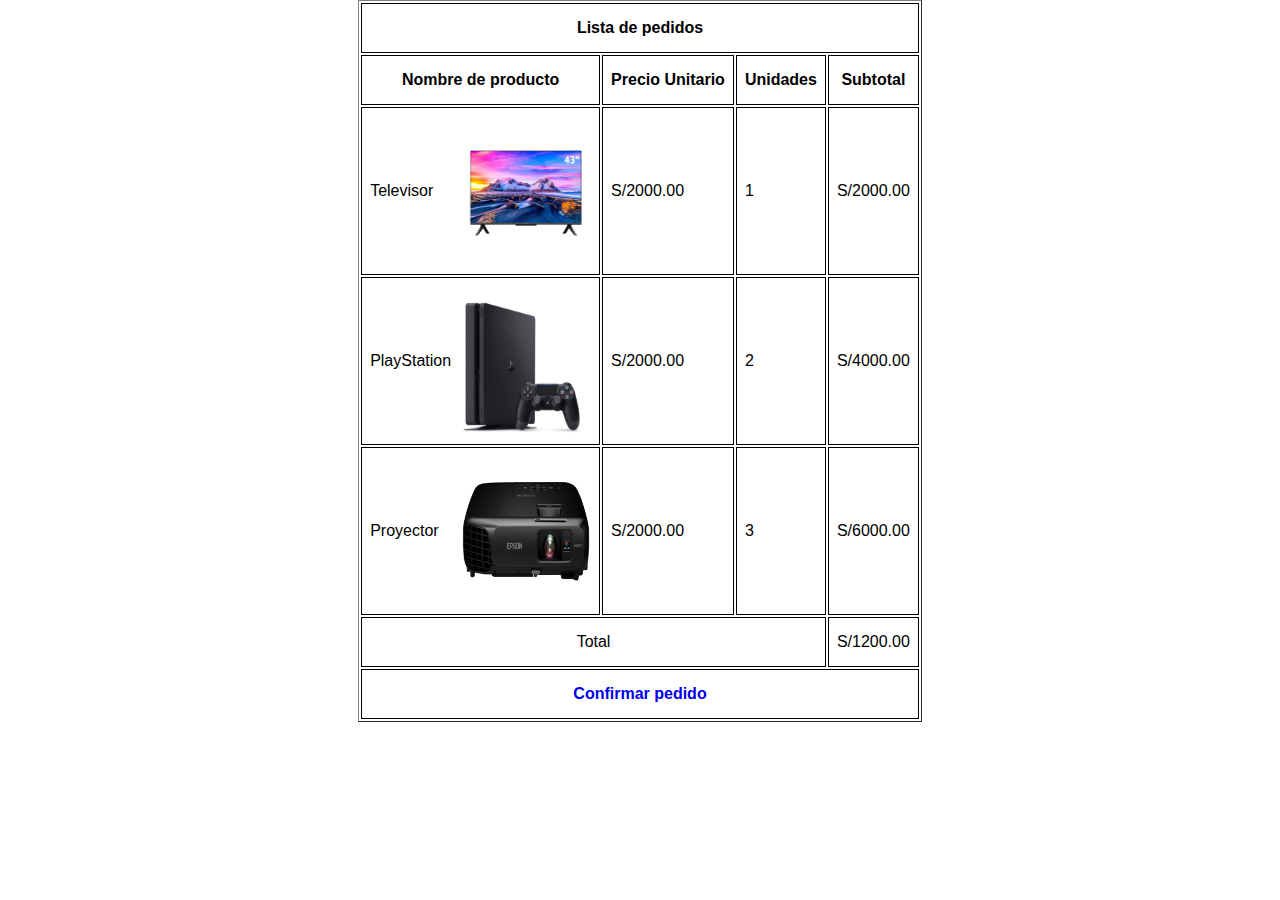
<file: Laboratorio 4/index.html>
<!DOCTYPE html>
<html lang="en">
<head>
    <meta charset="UTF-8">
    <meta name="viewport" content="width=device-width, initial-scale=1.0">
    <link rel="stylesheet" href="css/styles.css">
    <link rel="stylesheet" href="css/normalize.css">
    <title>Laboratorio 4</title>
</head>
<body>
    <table border="1">
        <thead>
            <tr>
                <th colspan="4" class="centrado">Lista de pedidos</th>
            </tr>
            <tr>
                <th class="centrado">Nombre de producto</th>
                <th class="centrado">Precio Unitario</th>
                <th class="centrado">Unidades</th>
                <th class="centrado">Subtotal</th>
            </tr>
        </thead>
        <tbody>
            <tr>
                <td class="foto">Televisor <img src="imgs/televisor.png" alt="televisor"></td>
                <td>S/2000.00</td>
                <td>1</td>
                <td>S/2000.00</td>
            </tr>
            <tr>
                <td class="foto">PlayStation <img src="imgs/ps4.png" alt="televisor"></td>
                <td>S/2000.00</td>
                <td>2</td>
                <td>S/4000.00</td>
            </tr>
            <tr>
                <td class="foto">Proyector <img src="imgs/proyector.png" alt="televisor"></td>
                <td>S/2000.00</td>
                <td>3</td>
                <td>S/6000.00</td>
            </tr>
            <tr>
                <td colspan="3" class="centrado">Total</td>
                <td>S/1200.00</td>
            </tr>
        </tbody>
        <tfoot>
            <tr>
                <td colspan="4" class="centrado"><a href="confirmacion.html" target="_blank">Confirmar pedido</a></td>
            </tr>
        </tfoot>     
    </table>
</body>
</html>
</file>
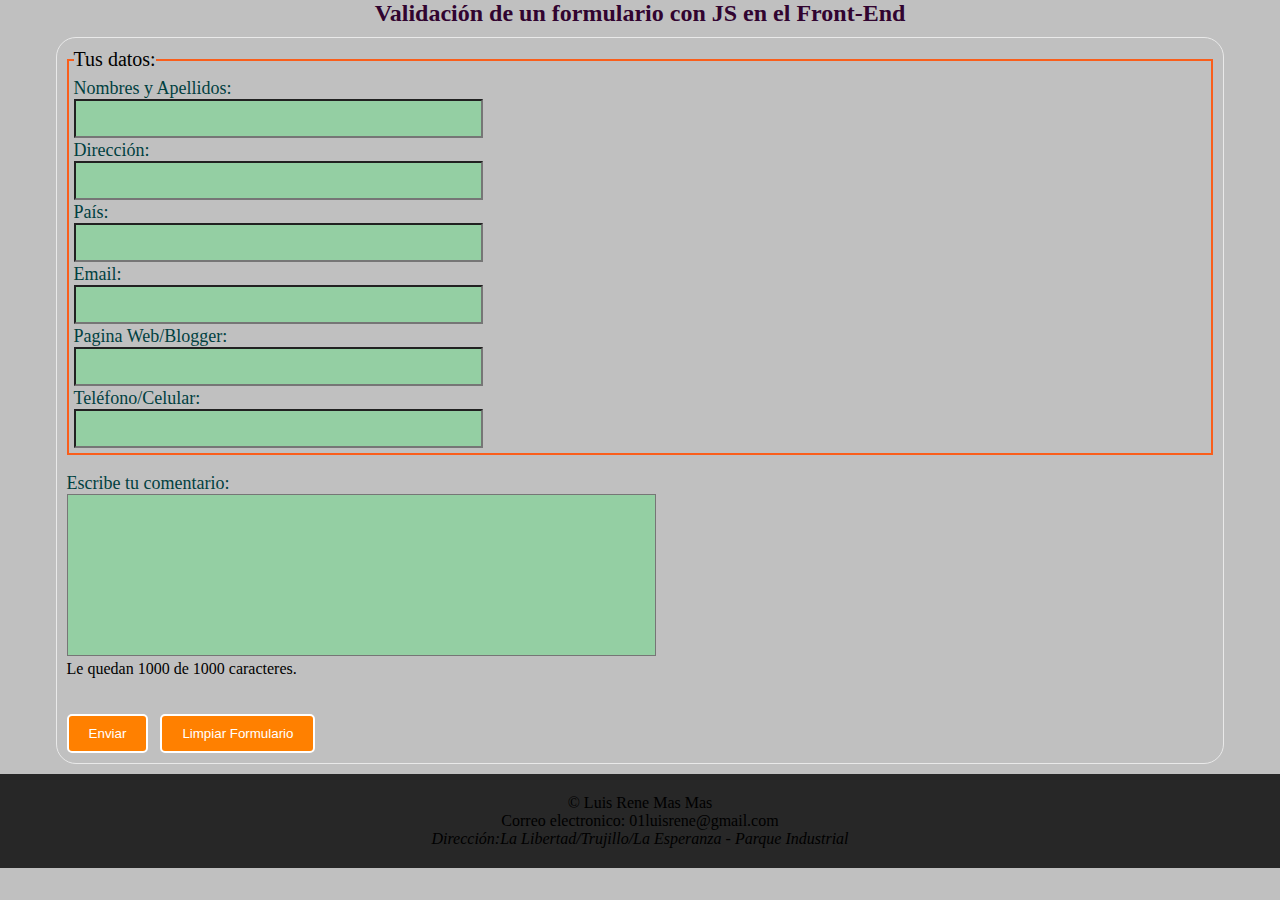
<file: Prácticas/Clase 03/Formulario-validado-JS-master/index.html>
<!DOCTYPE HTML>
<html lang="es">
<head>
	<meta charset="UTF-8">
	<meta name="description" content="Este es un formulario simple validado en el Font-End con JavaScript">
	<meta name="keywords" content="Formulario, validacion con JavaScript, etc.">
	<title>Formulario</title>
	<link rel="stylesheet" href="css/estilo.css" />	
</head>
<body>
	<section id="contenedor">
		<h1>Validaci&oacute;n de un formulario con JS en el Front-End</h1>

	<!-- 	el nombre enviar.php puede ser cualquier archivo de lenguaje de programación no solo .php -->

		<form action="enviar.php" method="post" id="formulario" name="formulario">
			<fieldset>
		    <legend>Tus datos:</legend>
				<label for="nombres">Nombres y Apellidos:</label><br/>
				<input type="text"  name="nombres" id="nombres"/><br/>
				
				<label for="direccion">Direcci&oacute;n:</label><br/>
				<input type="text"  name="direccion" id="direccion"/><br/>
				
				<label for="pais">Pa&iacute;s:</label><br/>
				<input type="text"  name="pais" id="pais"/><br/>
				
				<label for="email">Email:</label><br/>
				<input type="text"  name="email" id="email"/><br/>
				
				<label for="web-site">Pagina Web/Blogger:</label><br/>
				<input type="text"  name="web-site" id="web-site"/><br/>
				
				<label for="telefono">Tel&eacute;fono/Celular:</label><br/>
				<input type="text"  name="telefono" id="telefono"/><br/>
			</fieldset>
				<br/>
				<label for="comentario">Escribe tu comentario:</label><br/>
				<textarea name="comentario" id="comentario" cols="70" rows="10" maxlength="1000" onkeypress="calcular()" onkeyup="calcular()"></textarea><br/>
				<p>Le quedan <span id="contador-char">1000</span> de 1000 caracteres.</p>
				<br/>
				<br />
				<button type="button" name="enviar" id="enviar" class="canbio">Enviar</button>&nbsp;&nbsp;&nbsp;<button type="button" id="limpiar" name="limpiar" class="canbio">Limpiar Formulario</button>
		</form>
	</section>
	<footer>
	&copy; Luis Rene Mas Mas
	<p>Correo electronico: 01luisrene@gmail.com</p>
	<address>
	<p>Direcci&oacute;n:La Libertad/Trujillo/La Esperanza - Parque Industrial
	</address>
	</footer>
	<!--Es recomendable llamar a los script JS al final de la página y con la propiedad async-->
	<script async type="text/javascript" src="js/script.js"></script>
</body>
</html>
</file>
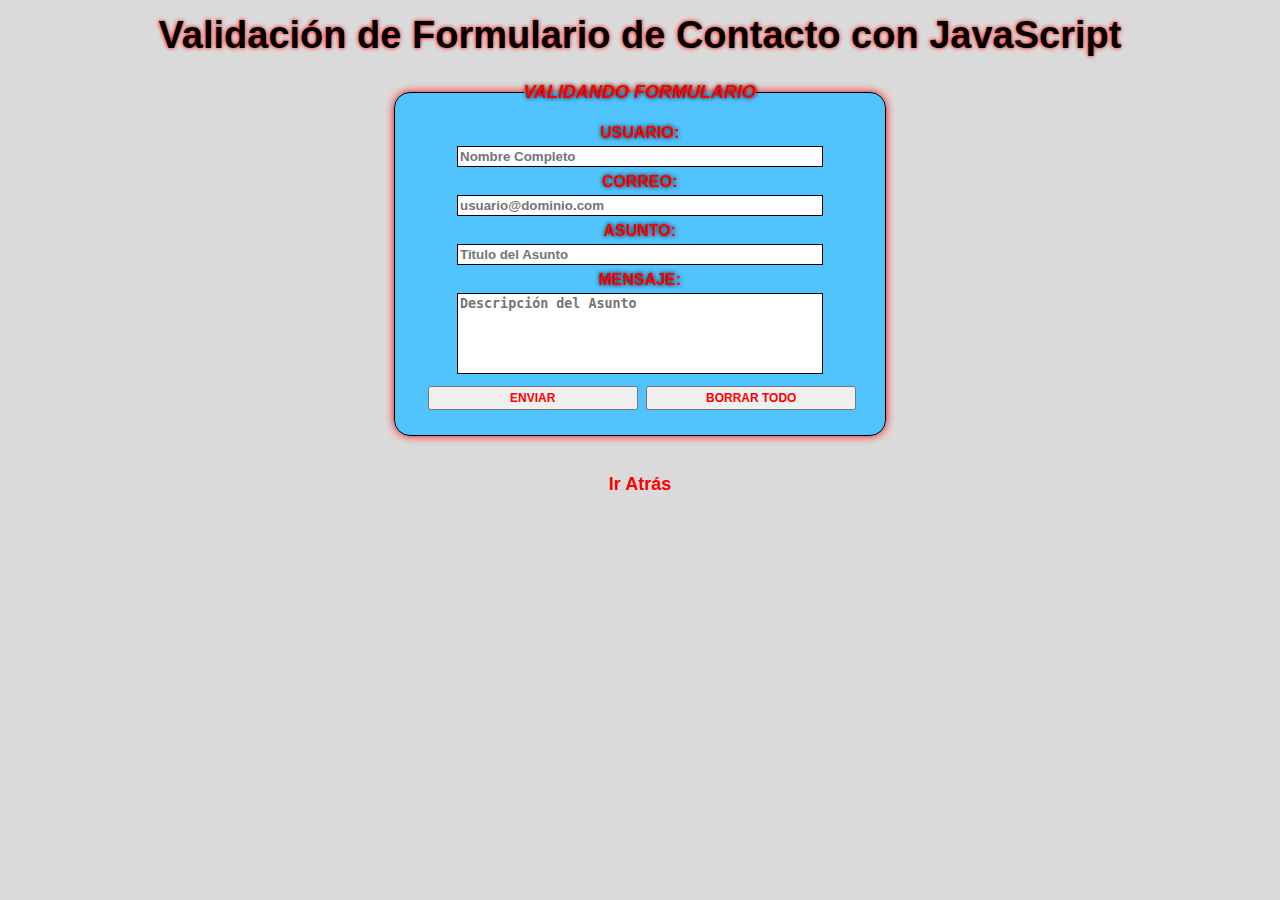
<file: Prácticas/Clase 03/Validar-Formulario-de-Contacto-con-JavaScript-master/index.htm>
<!DOCTYPE html>
<html lang="es-HN">
<head>
<title>Validación Formulario de Contacto</title>
<meta name="author" content="Roberto E. Murillo D." />
<meta http-equiv="X-UA-Compatible" content="IE=edge" />
<meta name="viewport" content="width=device-width, initial-scale=1.0" />
<meta name="description" content="Validación de Formulario de Contacto con JavaScript" />
<meta name="keywords" content="validacion, formulario, contacto, javascript, js, formulario de contacto, 
validacion de formulario de contacto, validacion de formulario de contacto con javascript" />
<link rel="stylesheet" type="text/css" href="style/index.css" media="screen" />
</head>
<body>
<div id="contenedor">
	<h1>Validación de Formulario de Contacto con JavaScript</h1>
	<form method="post" action="" onsubmit="return validacion()">
		<fieldset>
			<legend>Validando Formulario</legend>
			<label for="nombre">Usuario:</label>
			<input type="text" id="nombre" placeholder="Nombre Completo" />
			<span id="nombre_error" class="mensaje_error"></span>
			<label for="correo">Correo:</label>
			<input type="text" id="correo" placeholder="usuario@dominio.com" />
			<span id="correo_error" class="mensaje_error"></span>
			<label for="asunto">Asunto:</label>
			<input type="text" id="asunto" placeholder="Titulo del Asunto" />
			<span id="asunto_error" class="mensaje_error"></span>
			<label for="mensaje">Mensaje:</label>
			<textarea id="mensaje" placeholder="Descripción del Asunto" rows="5" cols="50"></textarea>
			<span id="mensaje_error" class="mensaje_error"></span>
			<div id="botones">
				<input type="submit" value="Enviar" />
				<input type="button" id="borrar" value="Borrar Todo" />
			</div>
		</fieldset>
	</form>
	<a href="../" title="Ir hacia atrás">Ir Atrás</a>
</div>
<script src="js/validacion.js"></script>
</body>
</html>
</file>
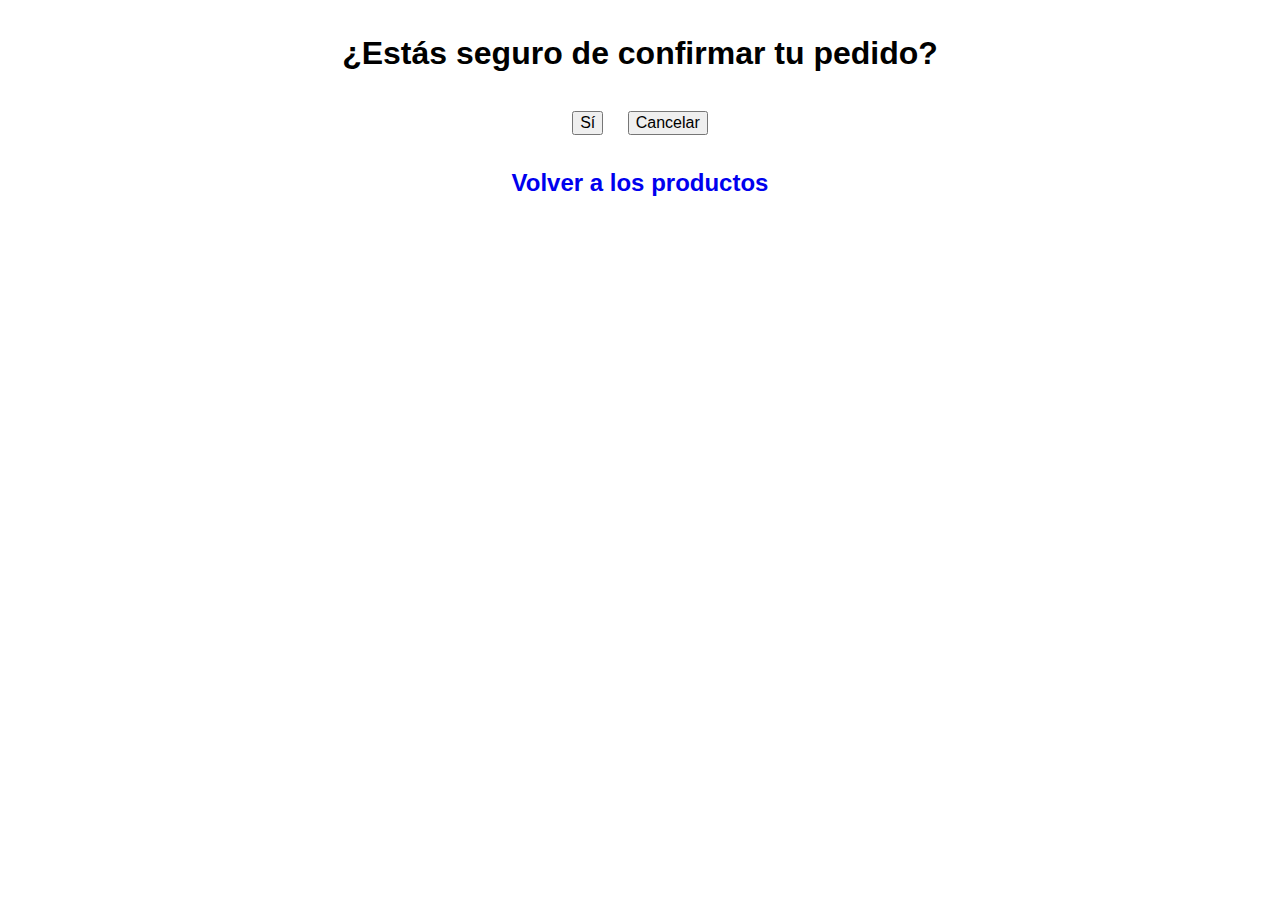
<file: Laboratorio 4/confirmacion.html>
<!DOCTYPE html>
<html lang="en">
<head>
    <meta charset="UTF-8">
    <meta name="viewport" content="width=device-width, initial-scale=1.0">
    <link rel="stylesheet" href="css/styles.css">
    <link rel="stylesheet" href="css/normalize.css">
    <title>Laboratorio 4</title>
</head>
<body class="centrado">
    <h1>¿Estás seguro de confirmar tu pedido?</h1>
    <button type="submit" class="separacion">Sí</button>
    <button type="button" class="separacion">Cancelar</button>
    <h2><a href="index.html">Volver a los productos</a></h2>
</body>
</html>
</file>
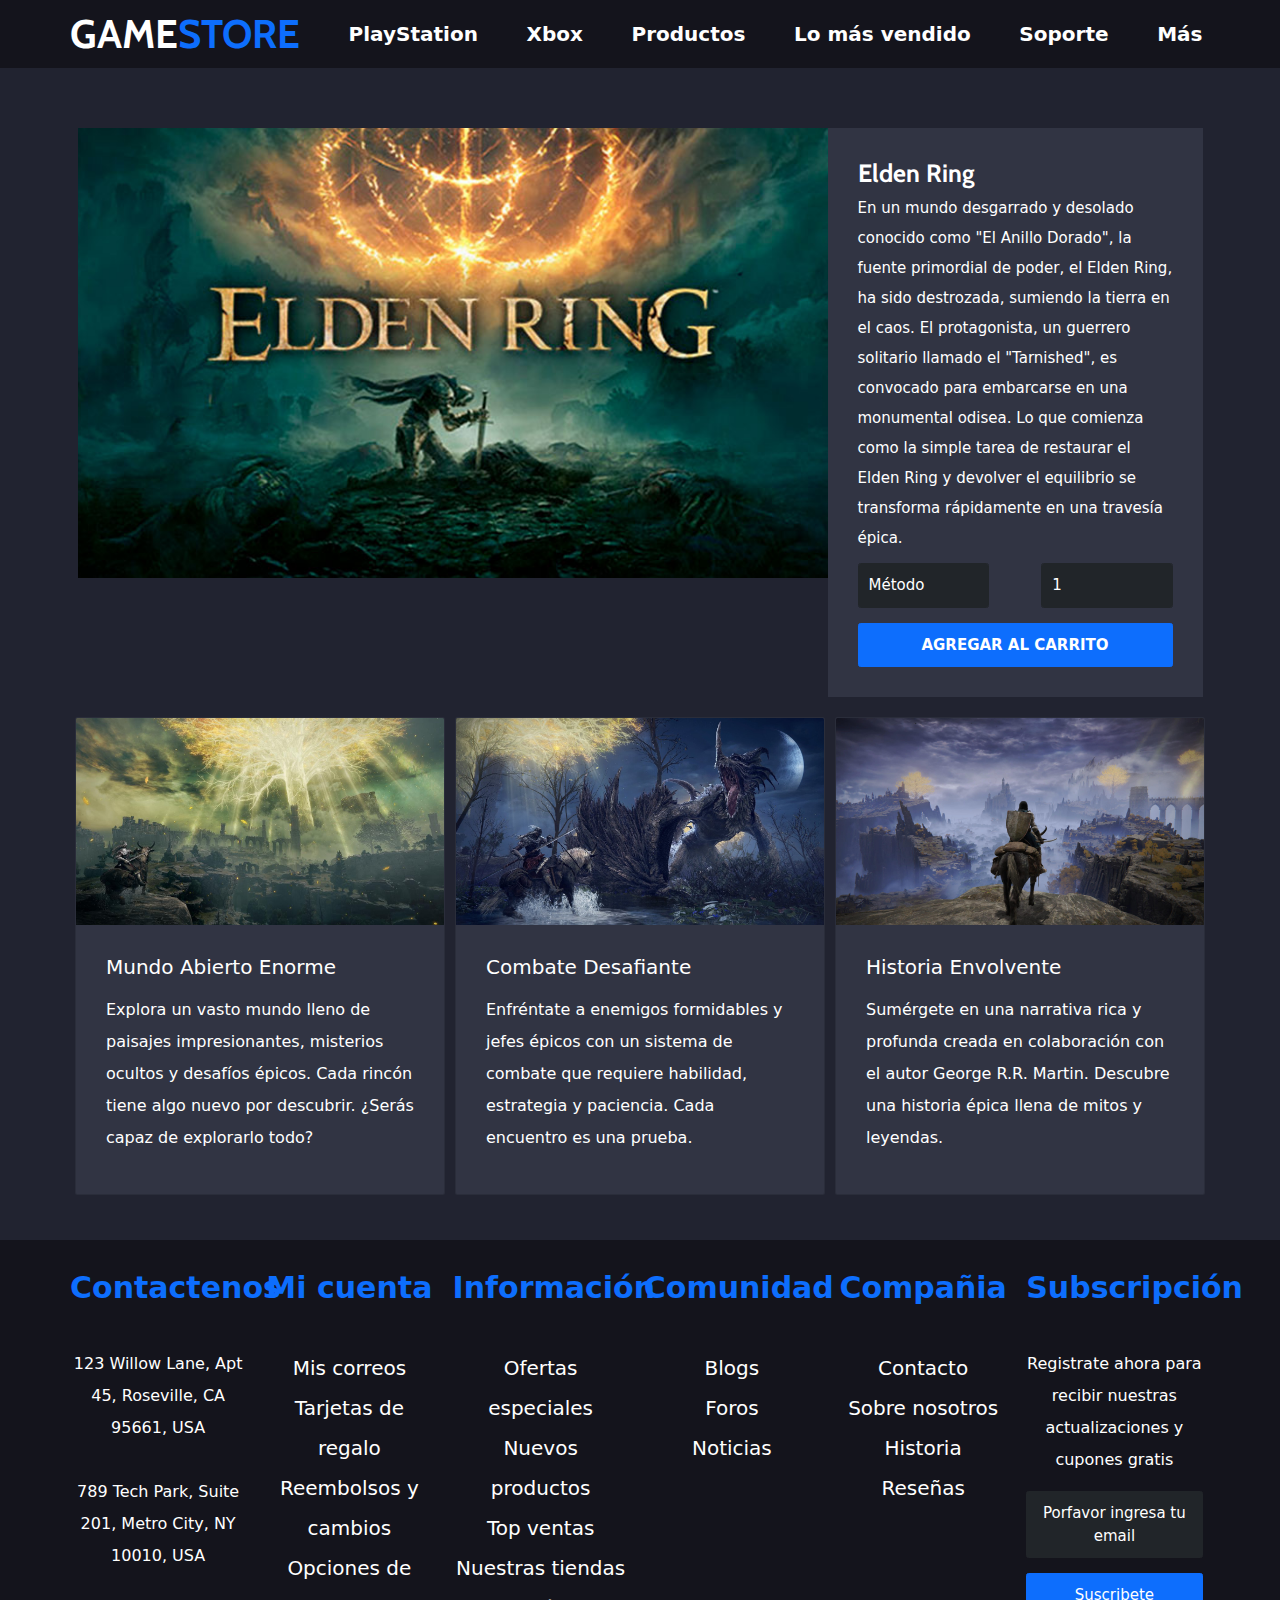
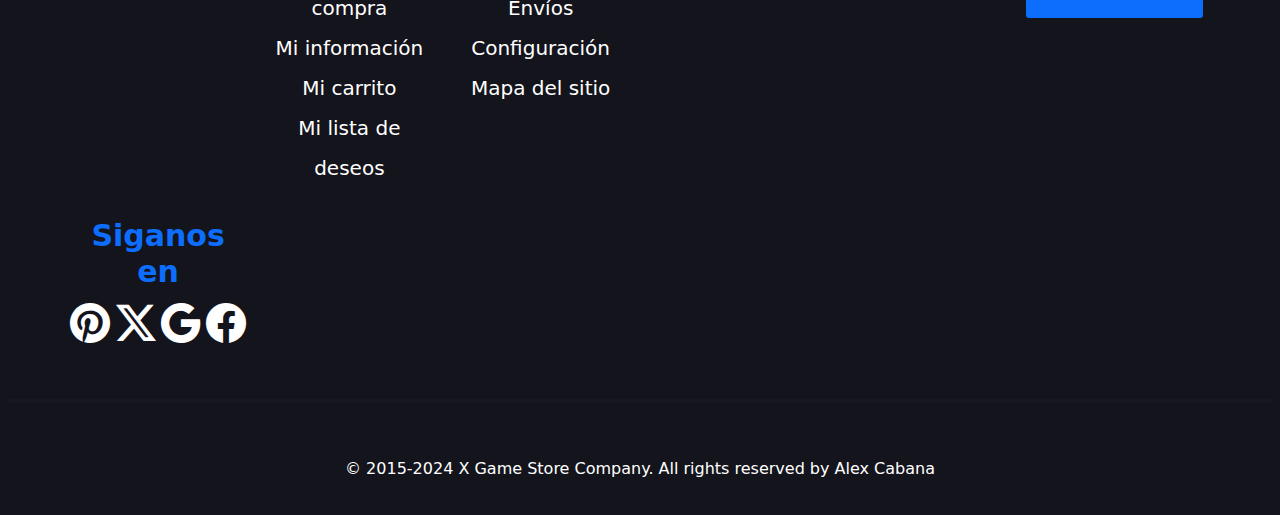
<file: Trabajo Parcial/juego1.html>
<!DOCTYPE html>
<html lang="en">
<head>
    <meta charset="UTF-8">
    <meta name="viewport" content="width=device-width, initial-scale=1.0">
    <title>Tienda Virtual Gaming</title><!--Título de la página-->
    <link rel="icon" href="img/Icono.png" type="image/x-icon">
    <link rel="preconnect" href="https://fonts.googleapis.com">
    <link rel="preconnect" href="https://fonts.gstatic.com" crossorigin>
    <link href="https://fonts.googleapis.com/css2?family=Cabin:ital,wght@0,400..700;1,400..700&display=swap" rel="stylesheet">
    <link rel="stylesheet" href="https://cdn.jsdelivr.net/npm/bootstrap-icons@1.11.3/font/bootstrap-icons.min.css">
    <link rel="stylesheet" href="css/bootstrap.min.css">
    <link rel="stylesheet" href="css/styles.css">
</head>
<body>
    <header class="py-3 container-fluid"><!--Navegación-->
        <nav class="navbar-nav container-xl text-center d-flex flex-md-row justify-content-md-between text-white">
            <a href="index.html" class="text-decoration-none"><h1 class="m-0 display-3 fw-bold">GAME<span class="text-primary">STORE</span></h1></a>
            <a class="text-white text-decoration-none fs-2 fw-bold" href="#">PlayStation</a>
            <a class="text-white text-decoration-none fs-2 fw-bold" href="#">Xbox</a>
            <a class="text-white text-decoration-none fs-2 fw-bold" href="#">Productos</a>
            <a class="text-white text-decoration-none fs-2 fw-bold" href="#">Lo más vendido</a>
            <a class="text-white text-decoration-none fs-2 fw-bold" href="#">Soporte</a>
            <a class="text-white text-decoration-none fs-2 fw-bold" href="#">Más</a>
        </nav>
    </header>
    <main class="container-xl py-5"><!--Videojuego-->
        <div class="row g-0 pt-5 mb-4">
            <div class="col-md-8 juego">
                <img class="img-fluid" src="img/juego1.jpg" alt="imagen juego">
            </div>
            <div class="col-md-4 fondo-juego p-5 text-white d-flex flex-column justify-content-center">
                <h3 class="fs-1 fw-bold">Elden Ring</h3>
                <p class="fs-4 mb-0">En un mundo desgarrado y desolado conocido como "El Anillo Dorado", la fuente primordial de poder, el Elden Ring, ha sido destrozada, sumiendo la tierra en el caos. El protagonista, un guerrero solitario llamado el "Tarnished", es convocado para embarcarse en una monumental odisea. Lo que comienza como la simple tarea de restaurar el Elden Ring y devolver el equilibrio se transforma rápidamente en una travesía épica.</p>
                <div class="d-flex justify-content-between mt-3">
                    <div class="col col-12 col-sm-12 col-md-5 col-lg-5">
                        <select name="" id="" class="form-control fs-4 btn-dark p-3">
                            <option selected="">Método</option>
                            <option value="">Cuenta Principal</option>
                            <option value="">Cuenta Secundaria</option>
                            <option value="">Alquiler</option>
                        </select>
                    </div>
                    <div class="col col-12 col-sm-12 col-md-5 col-lg-5">
                        <input type="number" name="" id="" class="form-control fs-4 btn-dark p-3" value="1">
                    </div>
                </div>
                <a class="btn btn-primary fs-4 fw-bold text-uppercase p-3 mt-4" href="#">Agregar al carrito</a>
            </div>
        </div>
        <div class="row">
            <div class="p-2 col-lg-4 col-sm-12">
                <div class="card mb-3 fondo-juego">
                    <img class="card-img-top" src="img/juego1.2.jpg" alt="imagen juego">
                    <div class="card-body p-5">
                        <h5 class="card-title text-start text-white fs-2 mb-4">Mundo Abierto Enorme</h5>
                        <p class="text-white text-start">Explora un vasto mundo lleno de paisajes impresionantes, misterios ocultos y desafíos épicos. Cada rincón tiene algo nuevo por descubrir. ¿Serás capaz de explorarlo todo?</p>
                    </div>
                </div>
            </div>
            <div class="p-2 col-lg-4 col-sm-12">
                <div class="card mb-3 fondo-juego">
                    <img class="card-img-top" src="img/juego1.3.jpg" alt="imagen juego">
                    <div class="card-body p-5">
                        <h5 class="card-title text-start text-white fs-2 mb-4">Combate Desafiante</h5>
                        <p class="text-white text-start">Enfréntate a enemigos formidables y jefes épicos con un sistema de combate que requiere habilidad, estrategia y paciencia. Cada encuentro es una prueba.</p>
                    </div>
                </div>
            </div>
            <div class="p-2 col-lg-4 col-sm-12">
                <div class="card mb-3 fondo-juego">
                    <img class="card-img-top" src="img/juego1.4.jpg" alt="imagen juego">
                    <div class="card-body p-5">
                        <h5 class="card-title text-start text-white fs-2 mb-4">Historia Envolvente</h5>
                        <p class="text-white text-start">Sumérgete en una narrativa rica y profunda creada en colaboración con el autor George R.R. Martin. Descubre una historia épica llena de mitos y leyendas.</p>
                    </div>
                </div>
            </div>
        </div>
    </main>
    <footer class="container-fluid py-5 pb-0"><!--Pie de página-->
        <nav class="navbar-nav container-xl d-flex flex-md-row justify-content-md-between text-white">
            <div class="row text-white d-flex tex">
                <div class="col-lg-2 col-xs-12 col-md-4 mb-5 text-center">
                    <p class="display-5 fw-bold text-primary">Contactenos</p><br>
                    <a href="#" class="text-decoration-none text-white">123 Willow Lane, Apt 45, Roseville, CA 95661, USA</a><br><br>
                    <a href="#" class="text-decoration-none text-white">789 Tech Park, Suite 201, Metro City, NY 10010, USA</a>
                </div>
                <div class="col-lg-2 col-xs-12 col-md-4 mb-5 text-center">
                    <p class="display-5 fw-bold text-primary">Mi cuenta</p><br>
                    <a href="#" class="text-decoration-none text-white fs-2">Mis correos</a><br>
                    <a href="#" class="text-decoration-none text-white fs-2">Tarjetas de regalo</a><br>
                    <a href="#" class="text-decoration-none text-white fs-2">Reembolsos y cambios</a><br>
                    <a href="#" class="text-decoration-none text-white fs-2">Opciones de compra</a><br>
                    <a href="#" class="text-decoration-none text-white fs-2">Mi información</a><br>
                    <a href="#" class="text-decoration-none text-white fs-2">Mi carrito</a><br>
                    <a href="#" class="text-decoration-none text-white fs-2">Mi lista de deseos</a>
                </div>
                <div class="col-lg-2 col-xs-12 col-md-4 mb-5 text-center">
                    <p class="display-5 fw-bold text-primary">Información</p><br>
                    <a href="#" class="text-decoration-none text-white fs-2">Ofertas especiales</a><br>
                    <a href="#" class="text-decoration-none text-white fs-2">Nuevos productos</a><br>
                    <a href="#" class="text-decoration-none text-white fs-2">Top ventas</a><br>
                    <a href="#" class="text-decoration-none text-white fs-2">Nuestras tiendas</a><br>
                    <a href="#" class="text-decoration-none text-white fs-2">Envíos</a><br>
                    <a href="#" class="text-decoration-none text-white fs-2">Configuración</a><br>
                    <a href="#" class="text-decoration-none text-white fs-2">Mapa del sitio</a>
                </div>
                <div class="col-lg-2 col-xs-12 col-md-4 mb-5 text-center">
                    <p class="display-5 fw-bold text-primary">Comunidad</p><br>
                    <a href="#" class="text-decoration-none text-white fs-2">Blogs</a><br>
                    <a href="#" class="text-decoration-none text-white fs-2">Foros</a><br>
                    <a href="#" class="text-decoration-none text-white fs-2">Noticias</a>
                </div>
                <div class="col-lg-2 col-xs-12 col-md-4 mb-5 text-center">
                    <p class="display-5 fw-bold text-primary">Compañia</p><br>
                    <a href="#" class="text-decoration-none text-white fs-2">Contacto</a><br>
                    <a href="#" class="text-decoration-none text-white fs-2">Sobre nosotros</a><br>
                    <a href="#" class="text-decoration-none text-white fs-2">Historia</a><br>
                    <a href="#" class="text-decoration-none text-white fs-2">Reseñas</a><br>
                </div>
                <div class="col-lg-2 col-xs-12 col-md-4 mb-5 text-center">
                    <p class="display-5 fw-bold text-primary">Subscripción</p><br>
                    <a href="#" class="text-decoration-none text-white">Registrate ahora para recibir nuestras actualizaciones y cupones gratis</a>
                    <a href="#" class="btn btn-dark w-100 text-center fs-4 mb-4 mt-4 py-3">Porfavor ingresa tu email</a>
                    <a href="#" class="btn btn-primary w-100 text-center fs-4 mb-4 py-3">Suscribete</a>
                </div>
                <div class="col-lg-2 col-xs-12 col-md mb-5 text-center">
                    <p class="display-5 fw-bold text-primary">Siganos en</p>
                    <a href="#"><i class="bi bi-pinterest display-3 text-white"></i></a>
                    <a href="#"><i class="bi bi-twitter-x display-3 text-white"></i></a>
                    <a href="#"><i class="bi bi-google display-3 text-white"></i></a>
                    <a href="#"><i class="bi bi-facebook display-3 text-white"></i></a>
                </div>
            </div>
        </nav>
        <hr>
        <div class="text-center p-5">
            <p class="text-center text-white mb-0">© 2015-2024 X Game Store Company. All rights reserved by Alex Cabana</p>
        </div>
    </footer>

    <script src="js/bootstrap.bundle.min.js"></script>
</body>  
</html>
</file>
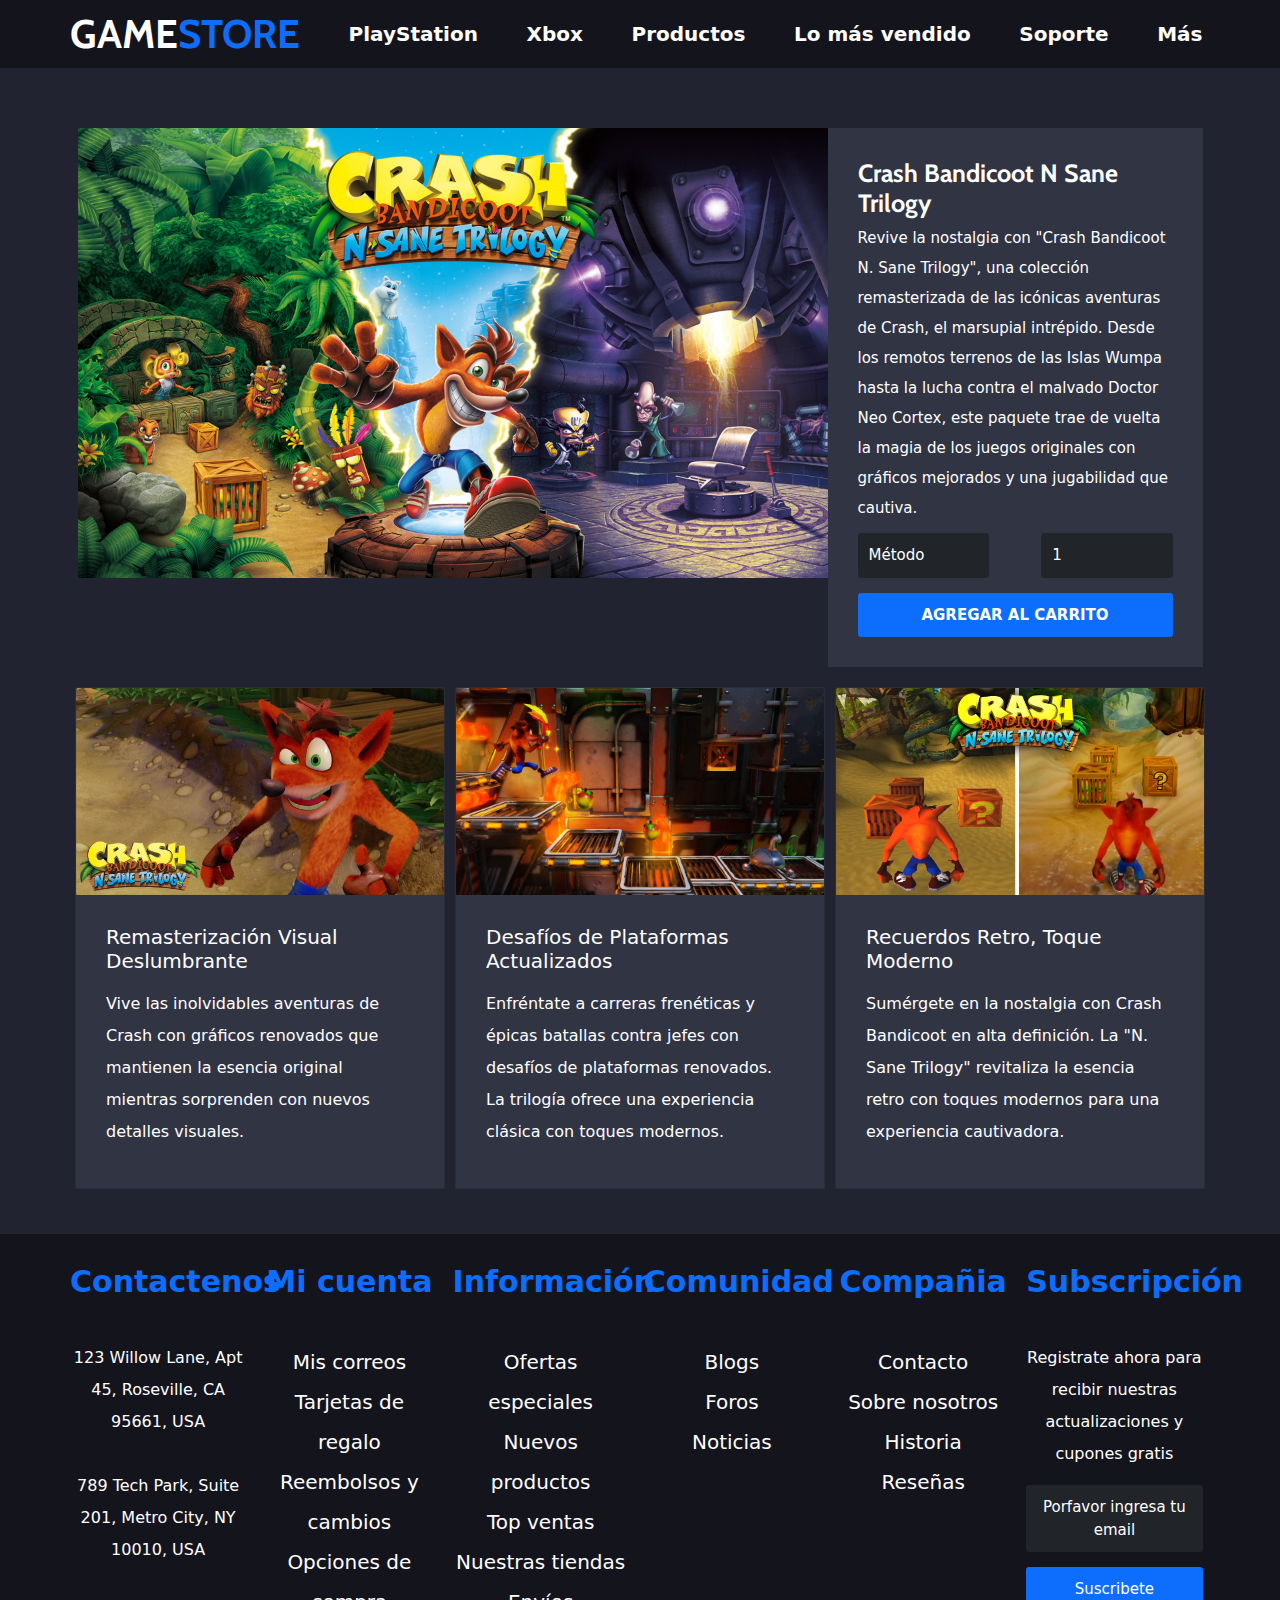
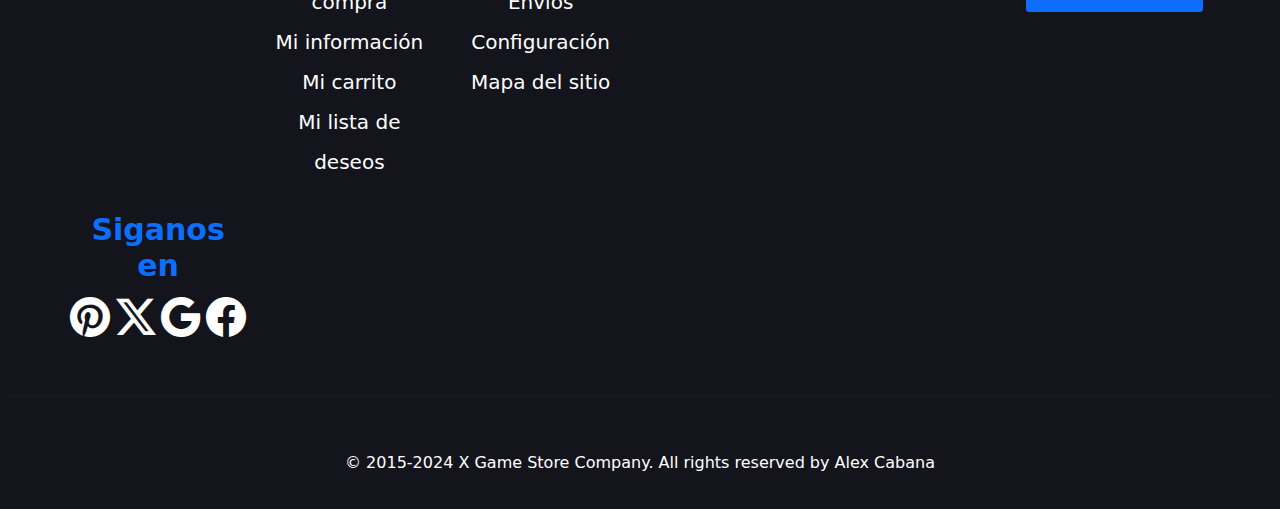
<file: Trabajo Parcial/juego3.html>
<!DOCTYPE html>
<html lang="en">
<head>
    <meta charset="UTF-8">
    <meta name="viewport" content="width=device-width, initial-scale=1.0">
    <title>Tienda Virtual Gaming</title><!--Título de la página-->
    <link rel="icon" href="img/Icono.png" type="image/x-icon">
    <link rel="preconnect" href="https://fonts.googleapis.com">
    <link rel="preconnect" href="https://fonts.gstatic.com" crossorigin>
    <link href="https://fonts.googleapis.com/css2?family=Cabin:ital,wght@0,400..700;1,400..700&display=swap" rel="stylesheet">
    <link rel="stylesheet" href="https://cdn.jsdelivr.net/npm/bootstrap-icons@1.11.3/font/bootstrap-icons.min.css">
    <link rel="stylesheet" href="css/bootstrap.min.css">
    <link rel="stylesheet" href="css/styles.css">
</head>
<body>
    <header class="py-3 container-fluid"><!--Navegación-->
        <nav class="navbar-nav container-xl text-center d-flex flex-md-row justify-content-md-between text-white">
            <a href="index.html" class="text-decoration-none"><h1 class="m-0 display-3 fw-bold">GAME<span class="text-primary">STORE</span></h1></a>
            <a class="text-white text-decoration-none fs-2 fw-bold" href="#">PlayStation</a>
            <a class="text-white text-decoration-none fs-2 fw-bold" href="#">Xbox</a>
            <a class="text-white text-decoration-none fs-2 fw-bold" href="#">Productos</a>
            <a class="text-white text-decoration-none fs-2 fw-bold" href="#">Lo más vendido</a>
            <a class="text-white text-decoration-none fs-2 fw-bold" href="#">Soporte</a>
            <a class="text-white text-decoration-none fs-2 fw-bold" href="#">Más</a>
        </nav>
    </header>
    <main class="container-xl py-5"><!--Videojuego-->
        <div class="row g-0 pt-5 mb-4">
            <div class="col-md-8 juego">
                <img class="img-fluid" src="img/juego3.jpg" alt="imagen juego">
            </div>
            <div class="col-md-4 fondo-juego p-5 text-white d-flex flex-column justify-content-center">
                <h3 class="fs-1 fw-bold">Crash Bandicoot N Sane Trilogy</h3>
                <p class="fs-4 mb-0">Revive la nostalgia con "Crash Bandicoot N. Sane Trilogy", una colección remasterizada de las icónicas aventuras de Crash, el marsupial intrépido. Desde los remotos terrenos de las Islas Wumpa hasta la lucha contra el malvado Doctor Neo Cortex, este paquete trae de vuelta la magia de los juegos originales con gráficos mejorados y una jugabilidad que cautiva.</p>
                <div class="d-flex justify-content-between mt-3">
                    <div class="col col-12 col-sm-12 col-md-5 col-lg-5">
                        <select name="" id="" class="form-control fs-4 btn-dark p-3">
                            <option selected="">Método</option>
                            <option value="">Cuenta Principal</option>
                            <option value="">Cuenta Secundaria</option>
                            <option value="">Alquiler</option>
                        </select>
                    </div>
                    <div class="col col-12 col-sm-12 col-md-5 col-lg-5">
                        <input type="number" name="" id="" class="form-control fs-4 btn-dark p-3" value="1">
                    </div>
                </div>
                <a class="btn btn-primary fs-4 fw-bold text-uppercase p-3 mt-4" href="#">Agregar al carrito</a>
            </div>
        </div>
        <div class="row">
            <div class="p-2 col-lg-4 col-sm-12">
                <div class="card mb-3 fondo-juego">
                    <img class="card-img-top" src="img/juego3.2.jpg" alt="imagen juego">
                    <div class="card-body p-5">
                        <h5 class="card-title text-start text-white fs-2 mb-4">Remasterización Visual Deslumbrante</h5>
                        <p class="text-white text-start">Vive las inolvidables aventuras de Crash con gráficos renovados que mantienen la esencia original mientras sorprenden con nuevos detalles visuales.</p>
                    </div>
                </div>
            </div>
            <div class="p-2 col-lg-4 col-sm-12">
                <div class="card mb-3 fondo-juego">
                    <img class="card-img-top" src="img/juego3.3.jpg" alt="imagen juego">
                    <div class="card-body p-5">
                        <h5 class="card-title text-start text-white fs-2 mb-4">Desafíos de Plataformas Actualizados</h5>
                        <p class="text-white text-start">Enfréntate a carreras frenéticas y épicas batallas contra jefes con desafíos de plataformas renovados. La trilogía ofrece una experiencia clásica con toques modernos.</p>
                    </div>
                </div>
            </div>
            <div class="p-2 col-lg-4 col-sm-12">
                <div class="card mb-3 fondo-juego">
                    <img class="card-img-top" src="img/juego3.4.jpg" alt="imagen juego">
                    <div class="card-body p-5">
                        <h5 class="card-title text-start text-white fs-2 mb-4">Recuerdos Retro, Toque Moderno</h5>
                        <p class="text-white text-start">Sumérgete en la nostalgia con Crash Bandicoot en alta definición. La "N. Sane Trilogy" revitaliza la esencia retro con toques modernos para una experiencia cautivadora.</p>
                    </div>
                </div>
            </div>
        </div>
    </main>
    <footer class="container-fluid py-5 pb-0"><!--Pie de página-->
        <nav class="navbar-nav container-xl d-flex flex-md-row justify-content-md-between text-white">
            <div class="row text-white d-flex tex">
                <div class="col-lg-2 col-xs-12 col-md-4 mb-5 text-center">
                    <p class="display-5 fw-bold text-primary">Contactenos</p><br>
                    <a href="#" class="text-decoration-none text-white">123 Willow Lane, Apt 45, Roseville, CA 95661, USA</a><br><br>
                    <a href="#" class="text-decoration-none text-white">789 Tech Park, Suite 201, Metro City, NY 10010, USA</a>
                </div>
                <div class="col-lg-2 col-xs-12 col-md-4 mb-5 text-center">
                    <p class="display-5 fw-bold text-primary">Mi cuenta</p><br>
                    <a href="#" class="text-decoration-none text-white fs-2">Mis correos</a><br>
                    <a href="#" class="text-decoration-none text-white fs-2">Tarjetas de regalo</a><br>
                    <a href="#" class="text-decoration-none text-white fs-2">Reembolsos y cambios</a><br>
                    <a href="#" class="text-decoration-none text-white fs-2">Opciones de compra</a><br>
                    <a href="#" class="text-decoration-none text-white fs-2">Mi información</a><br>
                    <a href="#" class="text-decoration-none text-white fs-2">Mi carrito</a><br>
                    <a href="#" class="text-decoration-none text-white fs-2">Mi lista de deseos</a>
                </div>
                <div class="col-lg-2 col-xs-12 col-md-4 mb-5 text-center">
                    <p class="display-5 fw-bold text-primary">Información</p><br>
                    <a href="#" class="text-decoration-none text-white fs-2">Ofertas especiales</a><br>
                    <a href="#" class="text-decoration-none text-white fs-2">Nuevos productos</a><br>
                    <a href="#" class="text-decoration-none text-white fs-2">Top ventas</a><br>
                    <a href="#" class="text-decoration-none text-white fs-2">Nuestras tiendas</a><br>
                    <a href="#" class="text-decoration-none text-white fs-2">Envíos</a><br>
                    <a href="#" class="text-decoration-none text-white fs-2">Configuración</a><br>
                    <a href="#" class="text-decoration-none text-white fs-2">Mapa del sitio</a>
                </div>
                <div class="col-lg-2 col-xs-12 col-md-4 mb-5 text-center">
                    <p class="display-5 fw-bold text-primary">Comunidad</p><br>
                    <a href="#" class="text-decoration-none text-white fs-2">Blogs</a><br>
                    <a href="#" class="text-decoration-none text-white fs-2">Foros</a><br>
                    <a href="#" class="text-decoration-none text-white fs-2">Noticias</a>
                </div>
                <div class="col-lg-2 col-xs-12 col-md-4 mb-5 text-center">
                    <p class="display-5 fw-bold text-primary">Compañia</p><br>
                    <a href="#" class="text-decoration-none text-white fs-2">Contacto</a><br>
                    <a href="#" class="text-decoration-none text-white fs-2">Sobre nosotros</a><br>
                    <a href="#" class="text-decoration-none text-white fs-2">Historia</a><br>
                    <a href="#" class="text-decoration-none text-white fs-2">Reseñas</a><br>
                </div>
                <div class="col-lg-2 col-xs-12 col-md-4 mb-5 text-center">
                    <p class="display-5 fw-bold text-primary">Subscripción</p><br>
                    <a href="#" class="text-decoration-none text-white">Registrate ahora para recibir nuestras actualizaciones y cupones gratis</a>
                    <a href="#" class="btn btn-dark w-100 text-center fs-4 mb-4 mt-4 py-3">Porfavor ingresa tu email</a>
                    <a href="#" class="btn btn-primary w-100 text-center fs-4 mb-4 py-3">Suscribete</a>
                </div>
                <div class="col-lg-2 col-xs-12 col-md mb-5 text-center">
                    <p class="display-5 fw-bold text-primary">Siganos en</p>
                    <a href="#"><i class="bi bi-pinterest display-3 text-white"></i></a>
                    <a href="#"><i class="bi bi-twitter-x display-3 text-white"></i></a>
                    <a href="#"><i class="bi bi-google display-3 text-white"></i></a>
                    <a href="#"><i class="bi bi-facebook display-3 text-white"></i></a>
                </div>
            </div>
        </nav>
        <hr>
        <div class="text-center p-5">
            <p class="text-center text-white mb-0">© 2015-2024 X Game Store Company. All rights reserved by Alex Cabana</p>
        </div>
    </footer>

    <script src="js/bootstrap.bundle.min.js"></script>
</body>  
</html>
</file>
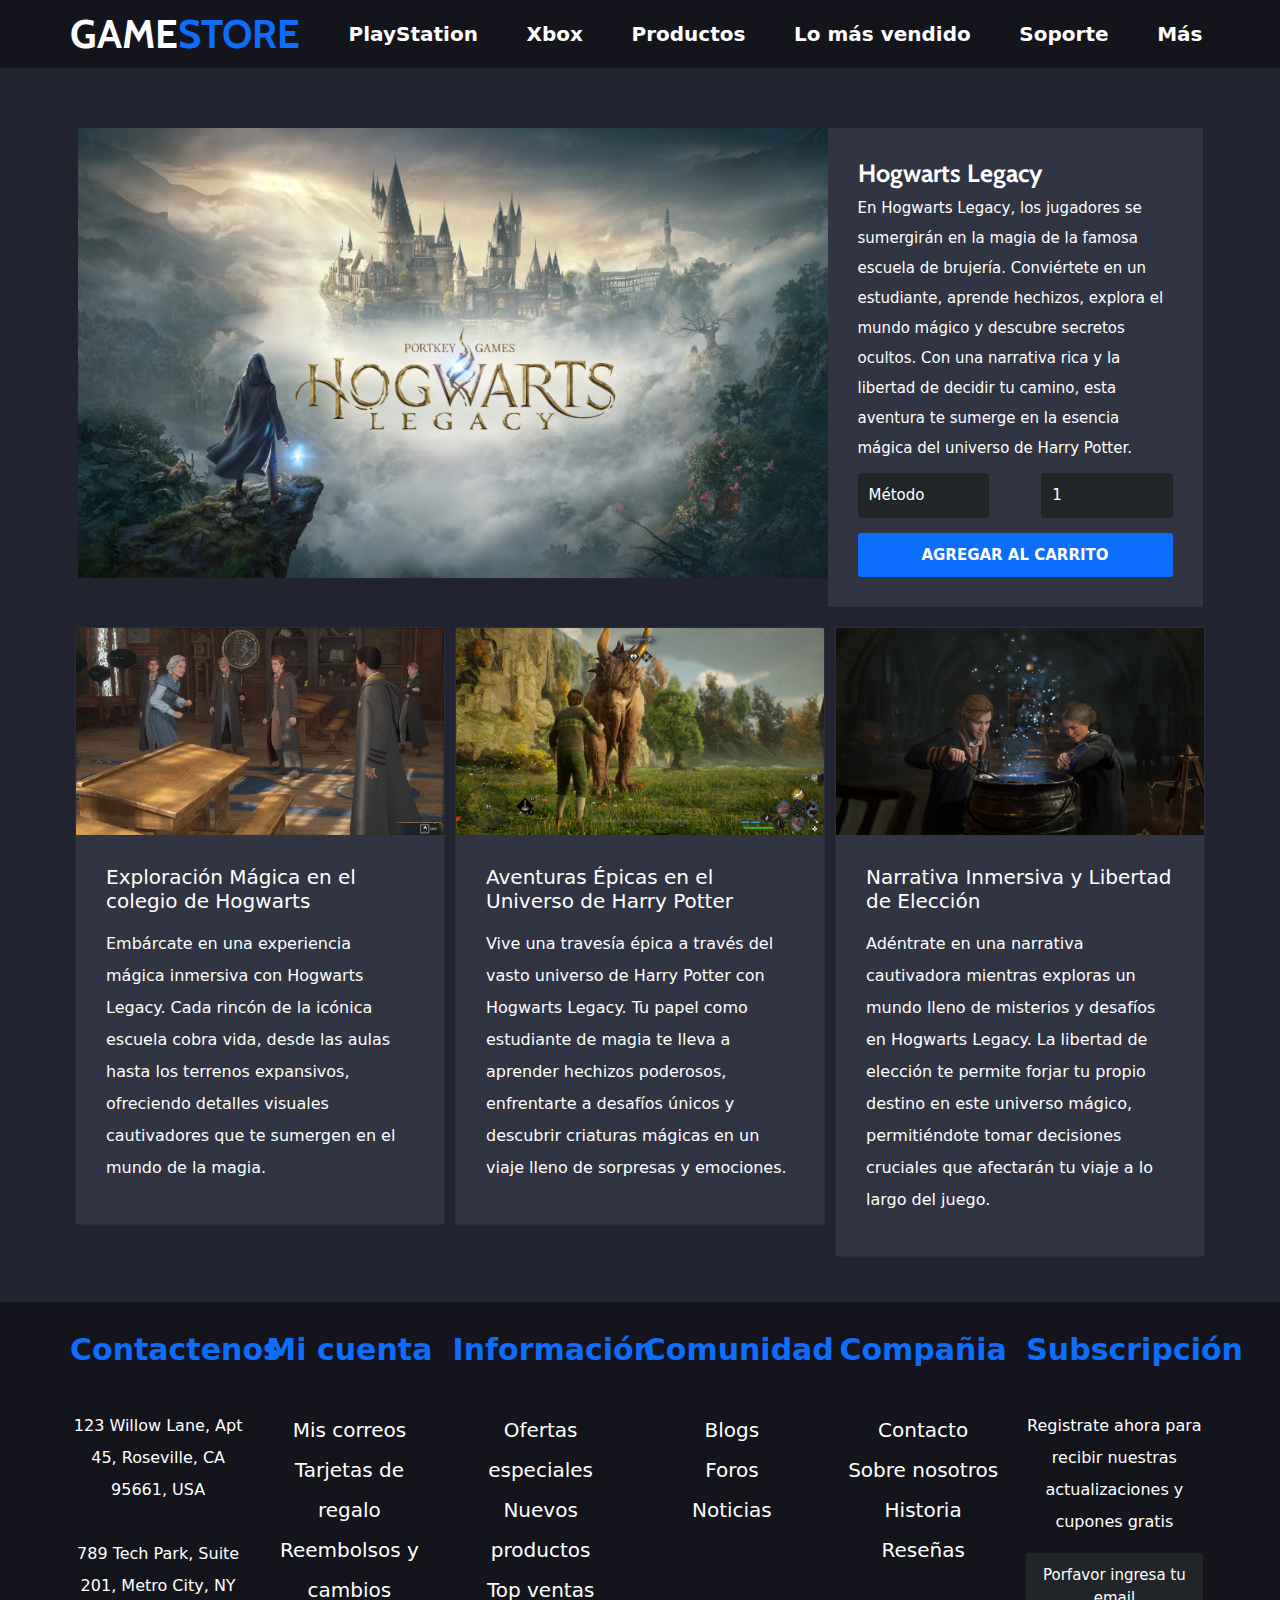
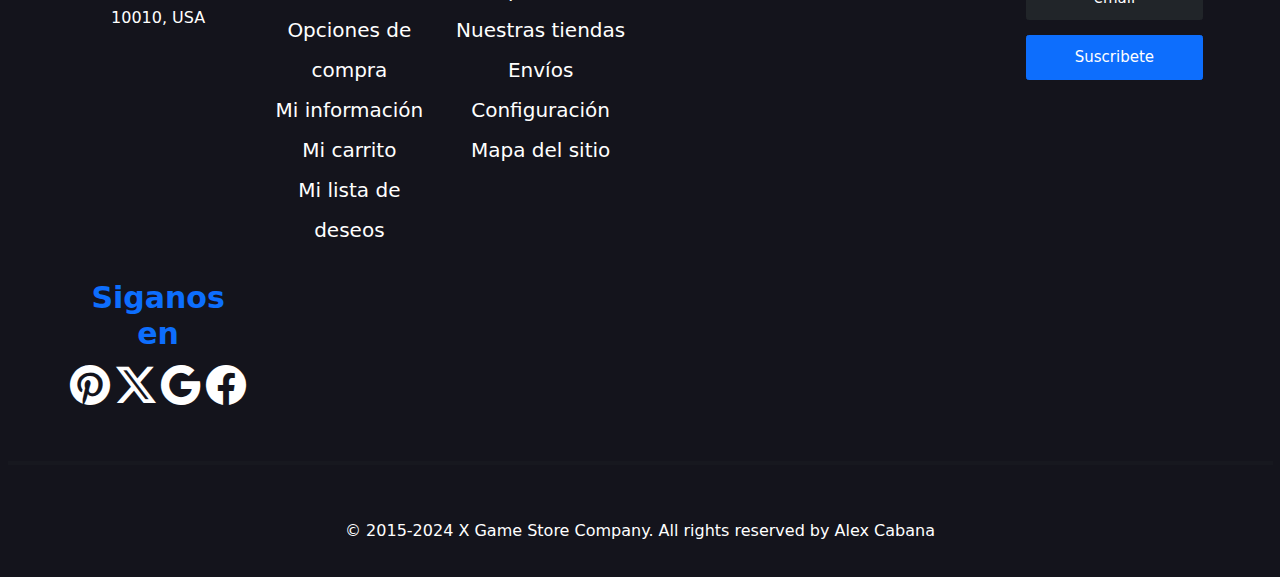
<file: Trabajo Parcial/juego4.html>
<!DOCTYPE html>
<html lang="en">
<head>
    <meta charset="UTF-8">
    <meta name="viewport" content="width=device-width, initial-scale=1.0">
    <title>Tienda Virtual Gaming</title><!--Título de la página-->
    <link rel="icon" href="img/Icono.png" type="image/x-icon">
    <link rel="preconnect" href="https://fonts.googleapis.com">
    <link rel="preconnect" href="https://fonts.gstatic.com" crossorigin>
    <link href="https://fonts.googleapis.com/css2?family=Cabin:ital,wght@0,400..700;1,400..700&display=swap" rel="stylesheet">
    <link rel="stylesheet" href="https://cdn.jsdelivr.net/npm/bootstrap-icons@1.11.3/font/bootstrap-icons.min.css">
    <link rel="stylesheet" href="css/bootstrap.min.css">
    <link rel="stylesheet" href="css/styles.css">
</head>
<body>
    <header class="py-3 container-fluid"><!--Navegación-->
        <nav class="navbar-nav container-xl text-center d-flex flex-md-row justify-content-md-between text-white">
            <a href="index.html" class="text-decoration-none"><h1 class="m-0 display-3 fw-bold">GAME<span class="text-primary">STORE</span></h1></a>
            <a class="text-white text-decoration-none fs-2 fw-bold" href="#">PlayStation</a>
            <a class="text-white text-decoration-none fs-2 fw-bold" href="#">Xbox</a>
            <a class="text-white text-decoration-none fs-2 fw-bold" href="#">Productos</a>
            <a class="text-white text-decoration-none fs-2 fw-bold" href="#">Lo más vendido</a>
            <a class="text-white text-decoration-none fs-2 fw-bold" href="#">Soporte</a>
            <a class="text-white text-decoration-none fs-2 fw-bold" href="#">Más</a>
        </nav>
    </header>
    <main class="container-xl py-5"><!--Videojuego-->
        <div class="row g-0 pt-5 mb-4">
            <div class="col-md-8 juego">
                <img class="img-fluid" src="img/juego4.jpg" alt="imagen juego">
            </div>
            <div class="col-md-4 fondo-juego p-5 text-white d-flex flex-column justify-content-center">
                <h3 class="fs-1 fw-bold">Hogwarts Legacy</h3>
                <p class="fs-4 mb-0">En Hogwarts Legacy, los jugadores se sumergirán en la magia de la famosa escuela de brujería. Conviértete en un estudiante, aprende hechizos, explora el mundo mágico y descubre secretos ocultos. Con una narrativa rica y la libertad de decidir tu camino, esta aventura te sumerge en la esencia mágica del universo de Harry Potter.</p>
                <div class="d-flex justify-content-between mt-3">
                    <div class="col col-12 col-sm-12 col-md-5 col-lg-5">
                        <select name="" id="" class="form-control fs-4 btn-dark p-3">
                            <option selected="">Método</option>
                            <option value="">Cuenta Principal</option>
                            <option value="">Cuenta Secundaria</option>
                            <option value="">Alquiler</option>
                        </select>
                    </div>
                    <div class="col col-12 col-sm-12 col-md-5 col-lg-5">
                        <input type="number" name="" id="" class="form-control fs-4 btn-dark p-3" value="1">
                    </div>
                </div>
                <a class="btn btn-primary fs-4 fw-bold text-uppercase p-3 mt-4" href="#">Agregar al carrito</a>
            </div>
        </div>
        <div class="row">
            <div class="p-2 col-lg-4 col-sm-12">
                <div class="card mb-3 fondo-juego">
                    <img class="card-img-top" src="img/juego4.2.jpg" alt="imagen juego">
                    <div class="card-body p-5">
                        <h5 class="card-title text-start text-white fs-2 mb-4">Exploración Mágica en el colegio de Hogwarts</h5>
                        <p class="text-white text-start">Embárcate en una experiencia mágica inmersiva con Hogwarts Legacy. Cada rincón de la icónica escuela cobra vida, desde las aulas hasta los terrenos expansivos, ofreciendo detalles visuales cautivadores que te sumergen en el mundo de la magia.</p>
                    </div>
                </div>
            </div>
            <div class="p-2 col-lg-4 col-sm-12">
                <div class="card mb-3 fondo-juego">
                    <img class="card-img-top" src="img/juego4.3.jpg" alt="imagen juego">
                    <div class="card-body p-5">
                        <h5 class="card-title text-start text-white fs-2 mb-4">Aventuras Épicas en el Universo de Harry Potter</h5>
                        <p class="text-white text-start">Vive una travesía épica a través del vasto universo de Harry Potter con Hogwarts Legacy. Tu papel como estudiante de magia te lleva a aprender hechizos poderosos, enfrentarte a desafíos únicos y descubrir criaturas mágicas en un viaje lleno de sorpresas y emociones.</p>
                    </div>
                </div>
            </div>
            <div class="p-2 col-lg-4 col-sm-12">
                <div class="card mb-3 fondo-juego">
                    <img class="card-img-top" src="img/juego4.4.jpg" alt="imagen juego">
                    <div class="card-body p-5">
                        <h5 class="card-title text-start text-white fs-2 mb-4">Narrativa Inmersiva y Libertad de Elección</h5>
                        <p class="text-white text-start">Adéntrate en una narrativa cautivadora mientras exploras un mundo lleno de misterios y desafíos en Hogwarts Legacy. La libertad de elección te permite forjar tu propio destino en este universo mágico, permitiéndote tomar decisiones cruciales que afectarán tu viaje a lo largo del juego.</p>
                    </div>
                </div>
            </div>
        </div>
    </main>
    <footer class="container-fluid py-5 pb-0"><!--Pie de página-->
        <nav class="navbar-nav container-xl d-flex flex-md-row justify-content-md-between text-white">
            <div class="row text-white d-flex tex">
                <div class="col-lg-2 col-xs-12 col-md-4 mb-5 text-center">
                    <p class="display-5 fw-bold text-primary">Contactenos</p><br>
                    <a href="#" class="text-decoration-none text-white">123 Willow Lane, Apt 45, Roseville, CA 95661, USA</a><br><br>
                    <a href="#" class="text-decoration-none text-white">789 Tech Park, Suite 201, Metro City, NY 10010, USA</a>
                </div>
                <div class="col-lg-2 col-xs-12 col-md-4 mb-5 text-center">
                    <p class="display-5 fw-bold text-primary">Mi cuenta</p><br>
                    <a href="#" class="text-decoration-none text-white fs-2">Mis correos</a><br>
                    <a href="#" class="text-decoration-none text-white fs-2">Tarjetas de regalo</a><br>
                    <a href="#" class="text-decoration-none text-white fs-2">Reembolsos y cambios</a><br>
                    <a href="#" class="text-decoration-none text-white fs-2">Opciones de compra</a><br>
                    <a href="#" class="text-decoration-none text-white fs-2">Mi información</a><br>
                    <a href="#" class="text-decoration-none text-white fs-2">Mi carrito</a><br>
                    <a href="#" class="text-decoration-none text-white fs-2">Mi lista de deseos</a>
                </div>
                <div class="col-lg-2 col-xs-12 col-md-4 mb-5 text-center">
                    <p class="display-5 fw-bold text-primary">Información</p><br>
                    <a href="#" class="text-decoration-none text-white fs-2">Ofertas especiales</a><br>
                    <a href="#" class="text-decoration-none text-white fs-2">Nuevos productos</a><br>
                    <a href="#" class="text-decoration-none text-white fs-2">Top ventas</a><br>
                    <a href="#" class="text-decoration-none text-white fs-2">Nuestras tiendas</a><br>
                    <a href="#" class="text-decoration-none text-white fs-2">Envíos</a><br>
                    <a href="#" class="text-decoration-none text-white fs-2">Configuración</a><br>
                    <a href="#" class="text-decoration-none text-white fs-2">Mapa del sitio</a>
                </div>
                <div class="col-lg-2 col-xs-12 col-md-4 mb-5 text-center">
                    <p class="display-5 fw-bold text-primary">Comunidad</p><br>
                    <a href="#" class="text-decoration-none text-white fs-2">Blogs</a><br>
                    <a href="#" class="text-decoration-none text-white fs-2">Foros</a><br>
                    <a href="#" class="text-decoration-none text-white fs-2">Noticias</a>
                </div>
                <div class="col-lg-2 col-xs-12 col-md-4 mb-5 text-center">
                    <p class="display-5 fw-bold text-primary">Compañia</p><br>
                    <a href="#" class="text-decoration-none text-white fs-2">Contacto</a><br>
                    <a href="#" class="text-decoration-none text-white fs-2">Sobre nosotros</a><br>
                    <a href="#" class="text-decoration-none text-white fs-2">Historia</a><br>
                    <a href="#" class="text-decoration-none text-white fs-2">Reseñas</a><br>
                </div>
                <div class="col-lg-2 col-xs-12 col-md-4 mb-5 text-center">
                    <p class="display-5 fw-bold text-primary">Subscripción</p><br>
                    <a href="#" class="text-decoration-none text-white">Registrate ahora para recibir nuestras actualizaciones y cupones gratis</a>
                    <a href="#" class="btn btn-dark w-100 text-center fs-4 mb-4 mt-4 py-3">Porfavor ingresa tu email</a>
                    <a href="#" class="btn btn-primary w-100 text-center fs-4 mb-4 py-3">Suscribete</a>
                </div>
                <div class="col-lg-2 col-xs-12 col-md mb-5 text-center">
                    <p class="display-5 fw-bold text-primary">Siganos en</p>
                    <a href="#"><i class="bi bi-pinterest display-3 text-white"></i></a>
                    <a href="#"><i class="bi bi-twitter-x display-3 text-white"></i></a>
                    <a href="#"><i class="bi bi-google display-3 text-white"></i></a>
                    <a href="#"><i class="bi bi-facebook display-3 text-white"></i></a>
                </div>
            </div>
        </nav>
        <hr>
        <div class="text-center p-5">
            <p class="text-center text-white mb-0">© 2015-2024 X Game Store Company. All rights reserved by Alex Cabana</p>
        </div>
    </footer>

    <script src="js/bootstrap.bundle.min.js"></script>
</body>  
</html>
</file>
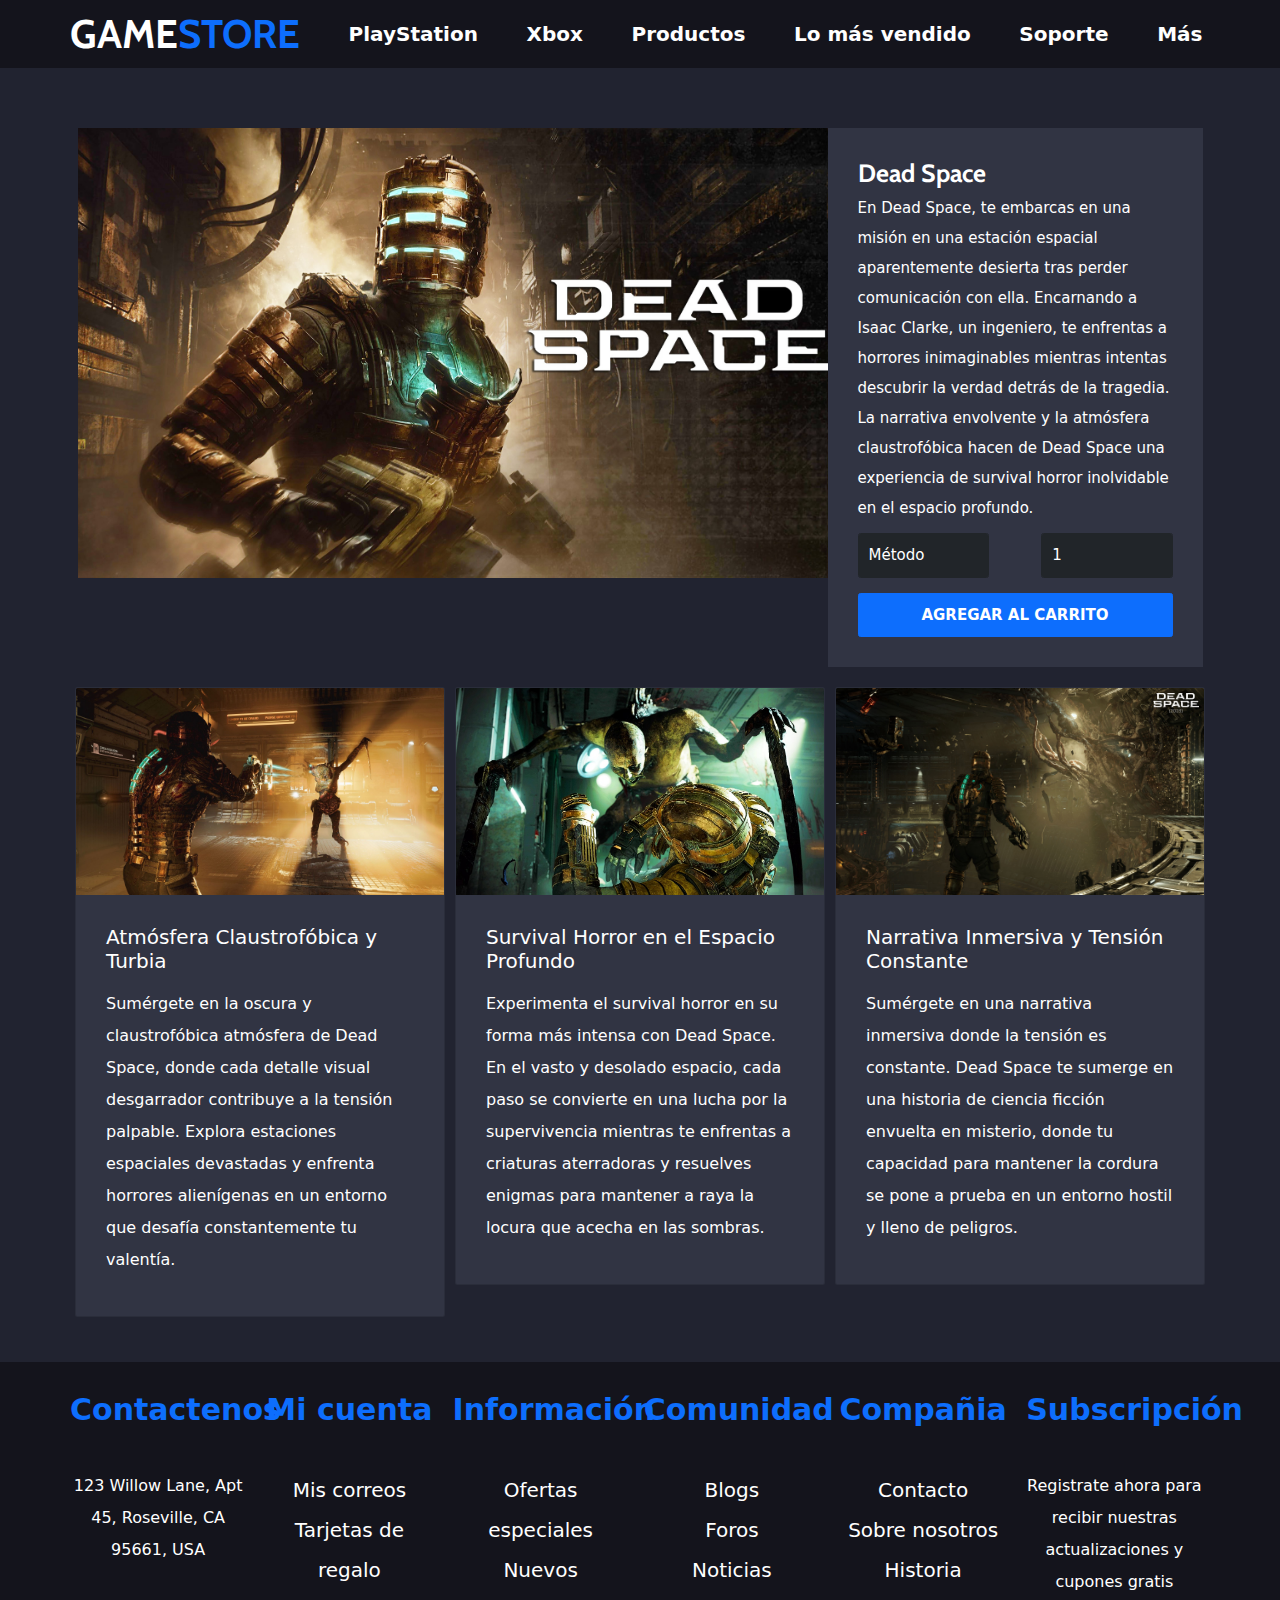
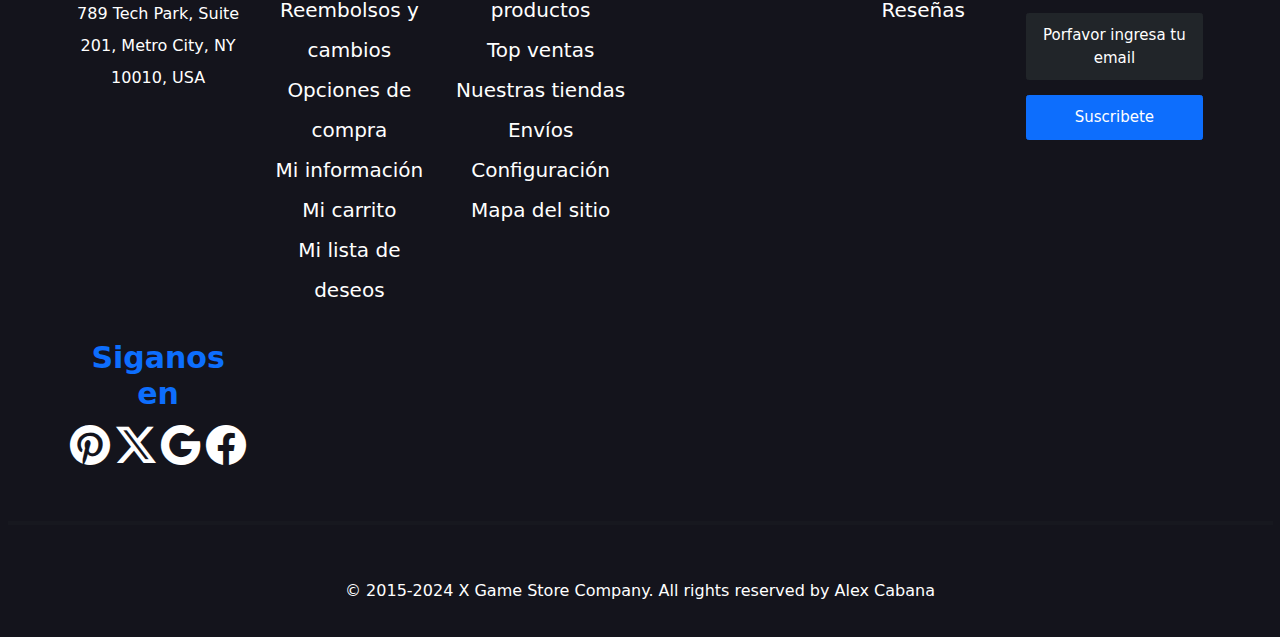
<file: Trabajo Parcial/juego5.html>
<!DOCTYPE html>
<html lang="en">
<head>
    <meta charset="UTF-8">
    <meta name="viewport" content="width=device-width, initial-scale=1.0">
    <title>Tienda Virtual Gaming</title><!--Título de la página-->
    <link rel="icon" href="img/Icono.png" type="image/x-icon">
    <link rel="preconnect" href="https://fonts.googleapis.com">
    <link rel="preconnect" href="https://fonts.gstatic.com" crossorigin>
    <link href="https://fonts.googleapis.com/css2?family=Cabin:ital,wght@0,400..700;1,400..700&display=swap" rel="stylesheet">
    <link rel="stylesheet" href="https://cdn.jsdelivr.net/npm/bootstrap-icons@1.11.3/font/bootstrap-icons.min.css">
    <link rel="stylesheet" href="css/bootstrap.min.css">
    <link rel="stylesheet" href="css/styles.css">
</head>
<body>
    <header class="py-3 container-fluid"><!--Navegación-->
        <nav class="navbar-nav container-xl text-center d-flex flex-md-row justify-content-md-between text-white">
            <a href="index.html" class="text-decoration-none"><h1 class="m-0 display-3 fw-bold">GAME<span class="text-primary">STORE</span></h1></a>
            <a class="text-white text-decoration-none fs-2 fw-bold" href="#">PlayStation</a>
            <a class="text-white text-decoration-none fs-2 fw-bold" href="#">Xbox</a>
            <a class="text-white text-decoration-none fs-2 fw-bold" href="#">Productos</a>
            <a class="text-white text-decoration-none fs-2 fw-bold" href="#">Lo más vendido</a>
            <a class="text-white text-decoration-none fs-2 fw-bold" href="#">Soporte</a>
            <a class="text-white text-decoration-none fs-2 fw-bold" href="#">Más</a>
        </nav>
    </header>
    <main class="container-xl py-5"><!--Videojuego-->
        <div class="row g-0 pt-5 mb-4">
            <div class="col-md-8 juego">
                <img class="img-fluid" src="img/juego5.jpg" alt="imagen juego">
            </div>
            <div class="col-md-4 fondo-juego p-5 text-white d-flex flex-column justify-content-center">
                <h3 class="fs-1 fw-bold">Dead Space</h3>
                <p class="fs-4 mb-0">En Dead Space, te embarcas en una misión en una estación espacial aparentemente desierta tras perder comunicación con ella. Encarnando a Isaac Clarke, un ingeniero, te enfrentas a horrores inimaginables mientras intentas descubrir la verdad detrás de la tragedia. La narrativa envolvente y la atmósfera claustrofóbica hacen de Dead Space una experiencia de survival horror inolvidable en el espacio profundo.</p>
                <div class="d-flex justify-content-between mt-3">
                    <div class="col col-12 col-sm-12 col-md-5 col-lg-5">
                        <select name="" id="" class="form-control fs-4 btn-dark p-3">
                            <option selected="">Método</option>
                            <option value="">Cuenta Principal</option>
                            <option value="">Cuenta Secundaria</option>
                            <option value="">Alquiler</option>
                        </select>
                    </div>
                    <div class="col col-12 col-sm-12 col-md-5 col-lg-5">
                        <input type="number" name="" id="" class="form-control fs-4 btn-dark p-3" value="1">
                    </div>
                </div>
                <a class="btn btn-primary fs-4 fw-bold text-uppercase p-3 mt-4" href="#">Agregar al carrito</a>
            </div>
        </div>
        <div class="row">
            <div class="p-2 col-lg-4 col-sm-12">
                <div class="card mb-3 fondo-juego">
                    <img class="card-img-top" src="img/juego5.2.jpg" alt="imagen juego">
                    <div class="card-body p-5">
                        <h5 class="card-title text-start text-white fs-2 mb-4">Atmósfera Claustrofóbica y Turbia</h5>
                        <p class="text-white text-start">Sumérgete en la oscura y claustrofóbica atmósfera de Dead Space, donde cada detalle visual desgarrador contribuye a la tensión palpable. Explora estaciones espaciales devastadas y enfrenta horrores alienígenas en un entorno que desafía constantemente tu valentía.</p>
                    </div>
                </div>
            </div>
            <div class="p-2 col-lg-4 col-sm-12">
                <div class="card mb-3 fondo-juego">
                    <img class="card-img-top" src="img/juego5.3.jpg" alt="imagen juego">
                    <div class="card-body p-5">
                        <h5 class="card-title text-start text-white fs-2 mb-4">Survival Horror en el Espacio Profundo</h5>
                        <p class="text-white text-start">Experimenta el survival horror en su forma más intensa con Dead Space. En el vasto y desolado espacio, cada paso se convierte en una lucha por la supervivencia mientras te enfrentas a criaturas aterradoras y resuelves enigmas para mantener a raya la locura que acecha en las sombras.</p>
                    </div>
                </div>
            </div>
            <div class="p-2 col-lg-4 col-sm-12">
                <div class="card mb-3 fondo-juego">
                    <img class="card-img-top" src="img/juego5.4.jpg" alt="imagen juego">
                    <div class="card-body p-5">
                        <h5 class="card-title text-start text-white fs-2 mb-4">Narrativa Inmersiva y Tensión Constante</h5>
                        <p class="text-white text-start">Sumérgete en una narrativa inmersiva donde la tensión es constante. Dead Space te sumerge en una historia de ciencia ficción envuelta en misterio, donde tu capacidad para mantener la cordura se pone a prueba en un entorno hostil y lleno de peligros.</p>
                    </div>
                </div>
            </div>
        </div>
    </main>
    <footer class="container-fluid py-5 pb-0"><!--Pie de página-->
        <nav class="navbar-nav container-xl d-flex flex-md-row justify-content-md-between text-white">
            <div class="row text-white d-flex tex">
                <div class="col-lg-2 col-xs-12 col-md-4 mb-5 text-center">
                    <p class="display-5 fw-bold text-primary">Contactenos</p><br>
                    <a href="#" class="text-decoration-none text-white">123 Willow Lane, Apt 45, Roseville, CA 95661, USA</a><br><br>
                    <a href="#" class="text-decoration-none text-white">789 Tech Park, Suite 201, Metro City, NY 10010, USA</a>
                </div>
                <div class="col-lg-2 col-xs-12 col-md-4 mb-5 text-center">
                    <p class="display-5 fw-bold text-primary">Mi cuenta</p><br>
                    <a href="#" class="text-decoration-none text-white fs-2">Mis correos</a><br>
                    <a href="#" class="text-decoration-none text-white fs-2">Tarjetas de regalo</a><br>
                    <a href="#" class="text-decoration-none text-white fs-2">Reembolsos y cambios</a><br>
                    <a href="#" class="text-decoration-none text-white fs-2">Opciones de compra</a><br>
                    <a href="#" class="text-decoration-none text-white fs-2">Mi información</a><br>
                    <a href="#" class="text-decoration-none text-white fs-2">Mi carrito</a><br>
                    <a href="#" class="text-decoration-none text-white fs-2">Mi lista de deseos</a>
                </div>
                <div class="col-lg-2 col-xs-12 col-md-4 mb-5 text-center">
                    <p class="display-5 fw-bold text-primary">Información</p><br>
                    <a href="#" class="text-decoration-none text-white fs-2">Ofertas especiales</a><br>
                    <a href="#" class="text-decoration-none text-white fs-2">Nuevos productos</a><br>
                    <a href="#" class="text-decoration-none text-white fs-2">Top ventas</a><br>
                    <a href="#" class="text-decoration-none text-white fs-2">Nuestras tiendas</a><br>
                    <a href="#" class="text-decoration-none text-white fs-2">Envíos</a><br>
                    <a href="#" class="text-decoration-none text-white fs-2">Configuración</a><br>
                    <a href="#" class="text-decoration-none text-white fs-2">Mapa del sitio</a>
                </div>
                <div class="col-lg-2 col-xs-12 col-md-4 mb-5 text-center">
                    <p class="display-5 fw-bold text-primary">Comunidad</p><br>
                    <a href="#" class="text-decoration-none text-white fs-2">Blogs</a><br>
                    <a href="#" class="text-decoration-none text-white fs-2">Foros</a><br>
                    <a href="#" class="text-decoration-none text-white fs-2">Noticias</a>
                </div>
                <div class="col-lg-2 col-xs-12 col-md-4 mb-5 text-center">
                    <p class="display-5 fw-bold text-primary">Compañia</p><br>
                    <a href="#" class="text-decoration-none text-white fs-2">Contacto</a><br>
                    <a href="#" class="text-decoration-none text-white fs-2">Sobre nosotros</a><br>
                    <a href="#" class="text-decoration-none text-white fs-2">Historia</a><br>
                    <a href="#" class="text-decoration-none text-white fs-2">Reseñas</a><br>
                </div>
                <div class="col-lg-2 col-xs-12 col-md-4 mb-5 text-center">
                    <p class="display-5 fw-bold text-primary">Subscripción</p><br>
                    <a href="#" class="text-decoration-none text-white">Registrate ahora para recibir nuestras actualizaciones y cupones gratis</a>
                    <a href="#" class="btn btn-dark w-100 text-center fs-4 mb-4 mt-4 py-3">Porfavor ingresa tu email</a>
                    <a href="#" class="btn btn-primary w-100 text-center fs-4 mb-4 py-3">Suscribete</a>
                </div>
                <div class="col-lg-2 col-xs-12 col-md mb-5 text-center">
                    <p class="display-5 fw-bold text-primary">Siganos en</p>
                    <a href="#"><i class="bi bi-pinterest display-3 text-white"></i></a>
                    <a href="#"><i class="bi bi-twitter-x display-3 text-white"></i></a>
                    <a href="#"><i class="bi bi-google display-3 text-white"></i></a>
                    <a href="#"><i class="bi bi-facebook display-3 text-white"></i></a>
                </div>
            </div>
        </nav>
        <hr>
        <div class="text-center p-5">
            <p class="text-center text-white mb-0">© 2015-2024 X Game Store Company. All rights reserved by Alex Cabana</p>
        </div>
    </footer>

    <script src="js/bootstrap.bundle.min.js"></script>
</body>  
</html>
</file>
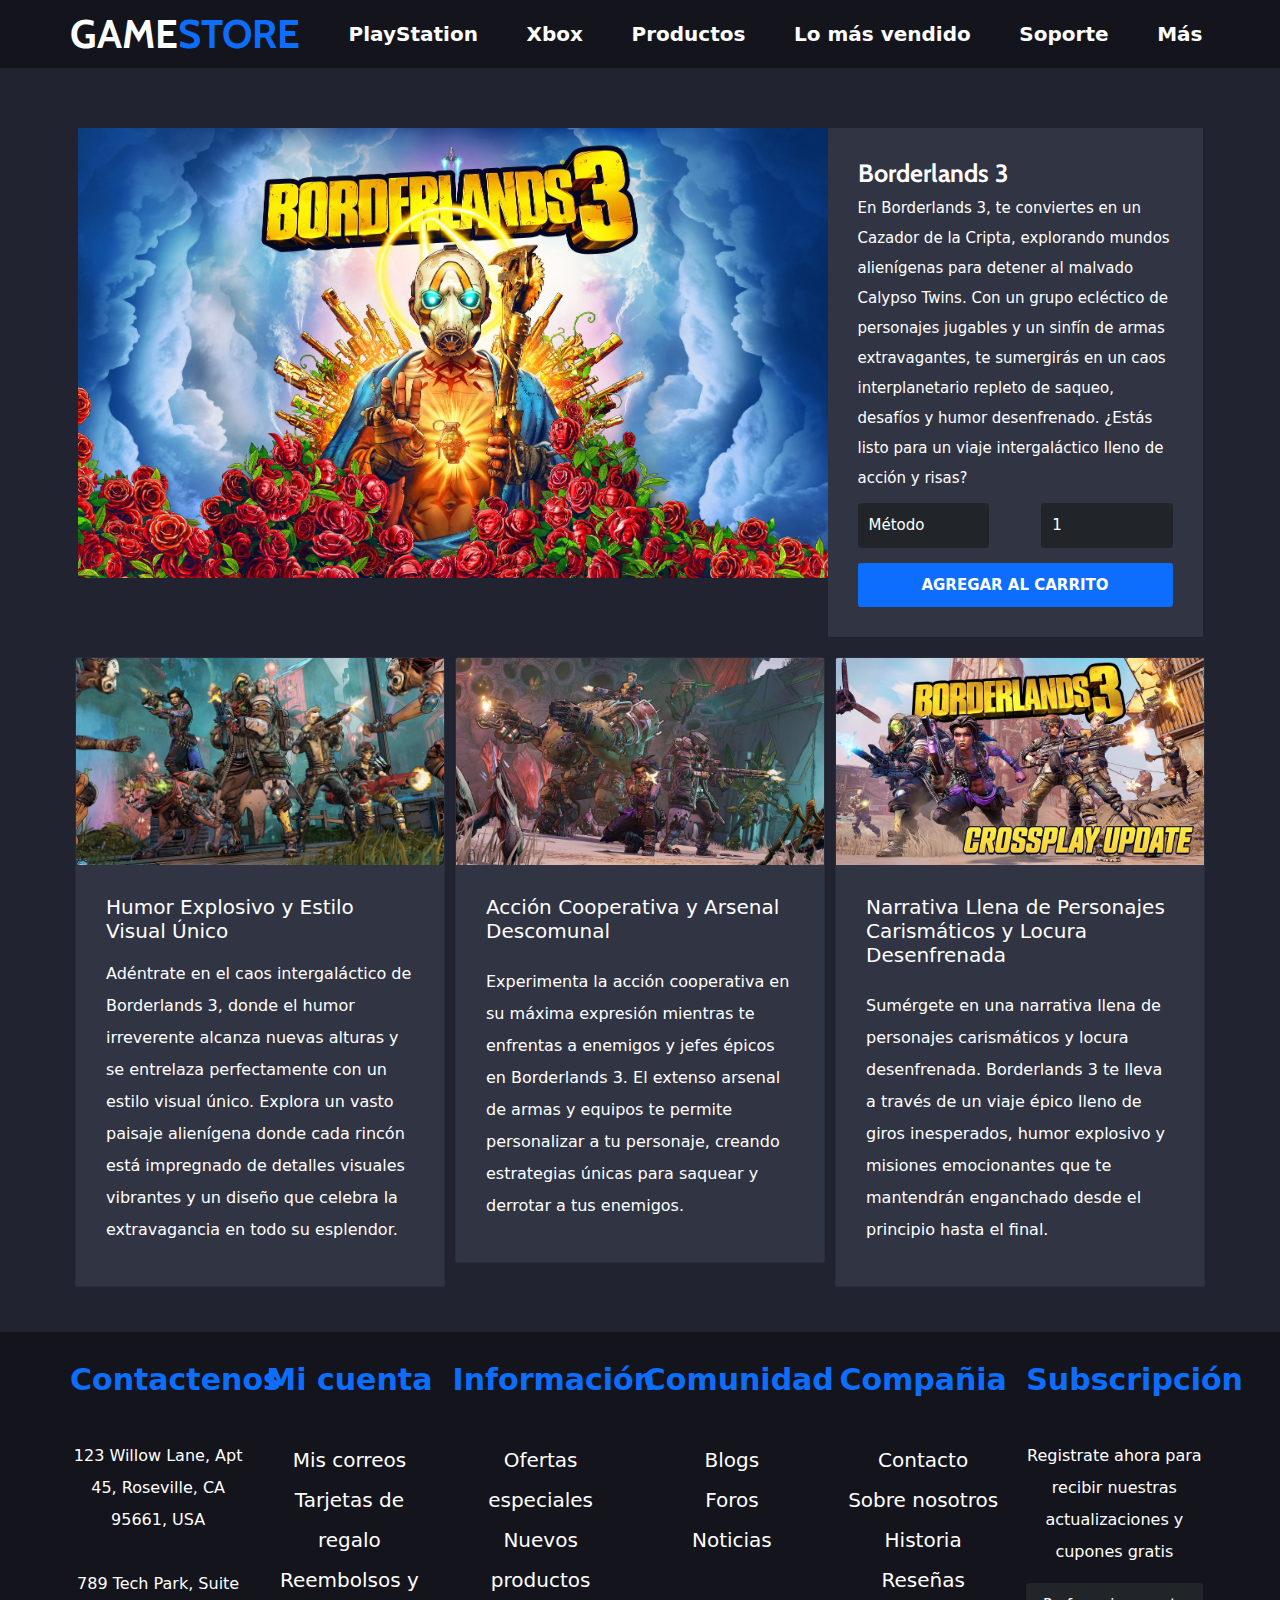
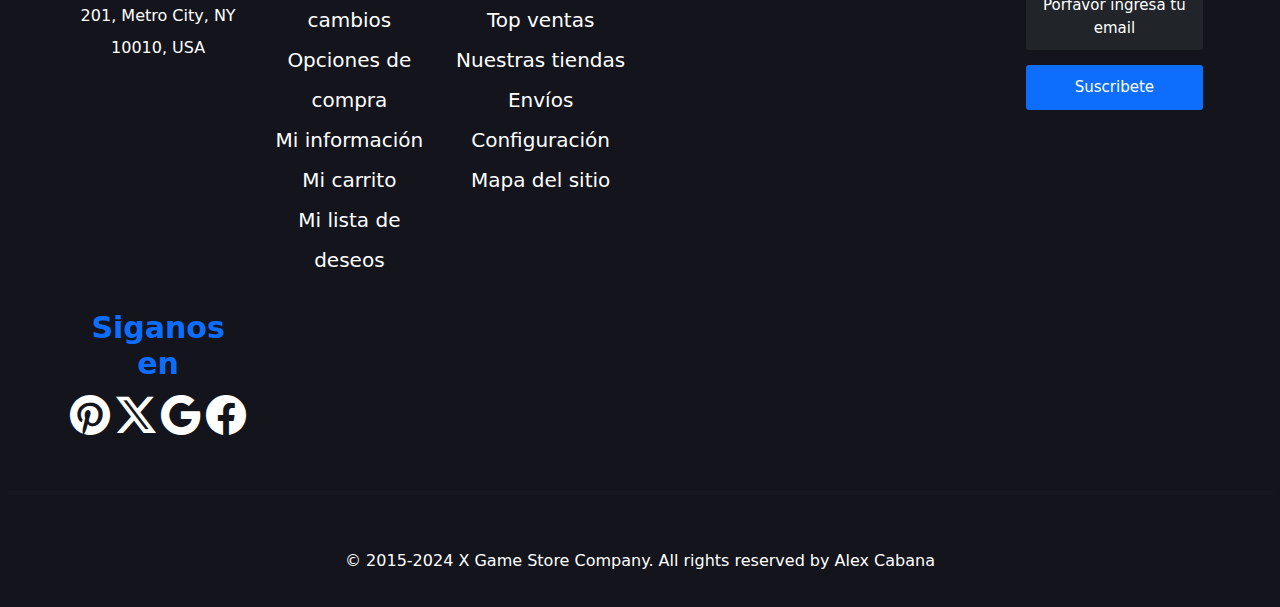
<file: Trabajo Parcial/juego6.html>
<!DOCTYPE html>
<html lang="en">
<head>
    <meta charset="UTF-8">
    <meta name="viewport" content="width=device-width, initial-scale=1.0">
    <title>Tienda Virtual Gaming</title><!--Título de la página-->
    <link rel="icon" href="img/Icono.png" type="image/x-icon">
    <link rel="preconnect" href="https://fonts.googleapis.com">
    <link rel="preconnect" href="https://fonts.gstatic.com" crossorigin>
    <link href="https://fonts.googleapis.com/css2?family=Cabin:ital,wght@0,400..700;1,400..700&display=swap" rel="stylesheet">
    <link rel="stylesheet" href="https://cdn.jsdelivr.net/npm/bootstrap-icons@1.11.3/font/bootstrap-icons.min.css">
    <link rel="stylesheet" href="css/bootstrap.min.css">
    <link rel="stylesheet" href="css/styles.css">
</head>
<body>
    <header class="py-3 container-fluid"><!--Navegación-->
        <nav class="navbar-nav container-xl text-center d-flex flex-md-row justify-content-md-between text-white">
            <a href="index.html" class="text-decoration-none"><h1 class="m-0 display-3 fw-bold">GAME<span class="text-primary">STORE</span></h1></a>
            <a class="text-white text-decoration-none fs-2 fw-bold" href="#">PlayStation</a>
            <a class="text-white text-decoration-none fs-2 fw-bold" href="#">Xbox</a>
            <a class="text-white text-decoration-none fs-2 fw-bold" href="#">Productos</a>
            <a class="text-white text-decoration-none fs-2 fw-bold" href="#">Lo más vendido</a>
            <a class="text-white text-decoration-none fs-2 fw-bold" href="#">Soporte</a>
            <a class="text-white text-decoration-none fs-2 fw-bold" href="#">Más</a>
        </nav>
    </header>
    <main class="container-xl py-5"><!--Videojuego-->
        <div class="row g-0 pt-5 mb-4">
            <div class="col-md-8 juego">
                <img class="img-fluid" src="img/juego6.jpg" alt="imagen juego">
            </div>
            <div class="col-md-4 fondo-juego p-5 text-white d-flex flex-column justify-content-center">
                <h3 class="fs-1 fw-bold">Borderlands 3</h3>
                <p class="fs-4 mb-0">En Borderlands 3, te conviertes en un Cazador de la Cripta, explorando mundos alienígenas para detener al malvado Calypso Twins. Con un grupo ecléctico de personajes jugables y un sinfín de armas extravagantes, te sumergirás en un caos interplanetario repleto de saqueo, desafíos y humor desenfrenado. ¿Estás listo para un viaje intergaláctico lleno de acción y risas?</p>
                <div class="d-flex justify-content-between mt-3">
                    <div class="col col-12 col-sm-12 col-md-5 col-lg-5">
                        <select name="" id="" class="form-control fs-4 btn-dark p-3">
                            <option selected="">Método</option>
                            <option value="">Cuenta Principal</option>
                            <option value="">Cuenta Secundaria</option>
                            <option value="">Alquiler</option>
                        </select>
                    </div>
                    <div class="col col-12 col-sm-12 col-md-5 col-lg-5">
                        <input type="number" name="" id="" class="form-control fs-4 btn-dark p-3" value="1">
                    </div>
                </div>
                <a class="btn btn-primary fs-4 fw-bold text-uppercase p-3 mt-4" href="#">Agregar al carrito</a>
            </div>
        </div>
        <div class="row">
            <div class="p-2 col-lg-4 col-sm-12">
                <div class="card mb-3 fondo-juego">
                    <img class="card-img-top" src="img/juego6.2.jpg" alt="imagen juego">
                    <div class="card-body p-5">
                        <h5 class="card-title text-start text-white fs-2 mb-4">Humor Explosivo y Estilo Visual Único</h5>
                        <p class="text-white text-start">Adéntrate en el caos intergaláctico de Borderlands 3, donde el humor irreverente alcanza nuevas alturas y se entrelaza perfectamente con un estilo visual único. Explora un vasto paisaje alienígena donde cada rincón está impregnado de detalles visuales vibrantes y un diseño que celebra la extravagancia en todo su esplendor.</p>
                    </div>
                </div>
            </div>
            <div class="p-2 col-lg-4 col-sm-12">
                <div class="card mb-3 fondo-juego">
                    <img class="card-img-top" src="img/juego6.3.jpg" alt="imagen juego">
                    <div class="card-body p-5">
                        <h5 class="card-title text-start text-white fs-2 mb-4 marginB">Acción Cooperativa y Arsenal Descomunal</h5>
                        <p class="text-white text-start">Experimenta la acción cooperativa en su máxima expresión mientras te enfrentas a enemigos y jefes épicos en Borderlands 3. El extenso arsenal de armas y equipos te permite personalizar a tu personaje, creando estrategias únicas para saquear y derrotar a tus enemigos.</p>
                    </div>
                </div>
            </div>
            <div class="p-2 col-lg-4 col-sm-12">
                <div class="card mb-3 fondo-juego">
                    <img class="card-img-top" src="img/juego6.4.jpg" alt="imagen juego">
                    <div class="card-body p-5">
                        <h5 class="card-title text-start text-white fs-2 mb-4 marginB">Narrativa Llena de Personajes Carismáticos y Locura Desenfrenada</h5>
                        <p class="text-white text-start">Sumérgete en una narrativa llena de personajes carismáticos y locura desenfrenada. Borderlands 3 te lleva a través de un viaje épico lleno de giros inesperados, humor explosivo y misiones emocionantes que te mantendrán enganchado desde el principio hasta el final.</p>
                    </div>
                </div>
            </div>
        </div>
    </main>
    <footer class="container-fluid py-5 pb-0"><!--Pie de página-->
        <nav class="navbar-nav container-xl d-flex flex-md-row justify-content-md-between text-white">
            <div class="row text-white d-flex tex">
                <div class="col-lg-2 col-xs-12 col-md-4 mb-5 text-center">
                    <p class="display-5 fw-bold text-primary">Contactenos</p><br>
                    <a href="#" class="text-decoration-none text-white">123 Willow Lane, Apt 45, Roseville, CA 95661, USA</a><br><br>
                    <a href="#" class="text-decoration-none text-white">789 Tech Park, Suite 201, Metro City, NY 10010, USA</a>
                </div>
                <div class="col-lg-2 col-xs-12 col-md-4 mb-5 text-center">
                    <p class="display-5 fw-bold text-primary">Mi cuenta</p><br>
                    <a href="#" class="text-decoration-none text-white fs-2">Mis correos</a><br>
                    <a href="#" class="text-decoration-none text-white fs-2">Tarjetas de regalo</a><br>
                    <a href="#" class="text-decoration-none text-white fs-2">Reembolsos y cambios</a><br>
                    <a href="#" class="text-decoration-none text-white fs-2">Opciones de compra</a><br>
                    <a href="#" class="text-decoration-none text-white fs-2">Mi información</a><br>
                    <a href="#" class="text-decoration-none text-white fs-2">Mi carrito</a><br>
                    <a href="#" class="text-decoration-none text-white fs-2">Mi lista de deseos</a>
                </div>
                <div class="col-lg-2 col-xs-12 col-md-4 mb-5 text-center">
                    <p class="display-5 fw-bold text-primary">Información</p><br>
                    <a href="#" class="text-decoration-none text-white fs-2">Ofertas especiales</a><br>
                    <a href="#" class="text-decoration-none text-white fs-2">Nuevos productos</a><br>
                    <a href="#" class="text-decoration-none text-white fs-2">Top ventas</a><br>
                    <a href="#" class="text-decoration-none text-white fs-2">Nuestras tiendas</a><br>
                    <a href="#" class="text-decoration-none text-white fs-2">Envíos</a><br>
                    <a href="#" class="text-decoration-none text-white fs-2">Configuración</a><br>
                    <a href="#" class="text-decoration-none text-white fs-2">Mapa del sitio</a>
                </div>
                <div class="col-lg-2 col-xs-12 col-md-4 mb-5 text-center">
                    <p class="display-5 fw-bold text-primary">Comunidad</p><br>
                    <a href="#" class="text-decoration-none text-white fs-2">Blogs</a><br>
                    <a href="#" class="text-decoration-none text-white fs-2">Foros</a><br>
                    <a href="#" class="text-decoration-none text-white fs-2">Noticias</a>
                </div>
                <div class="col-lg-2 col-xs-12 col-md-4 mb-5 text-center">
                    <p class="display-5 fw-bold text-primary">Compañia</p><br>
                    <a href="#" class="text-decoration-none text-white fs-2">Contacto</a><br>
                    <a href="#" class="text-decoration-none text-white fs-2">Sobre nosotros</a><br>
                    <a href="#" class="text-decoration-none text-white fs-2">Historia</a><br>
                    <a href="#" class="text-decoration-none text-white fs-2">Reseñas</a><br>
                </div>
                <div class="col-lg-2 col-xs-12 col-md-4 mb-5 text-center">
                    <p class="display-5 fw-bold text-primary">Subscripción</p><br>
                    <a href="#" class="text-decoration-none text-white">Registrate ahora para recibir nuestras actualizaciones y cupones gratis</a>
                    <a href="#" class="btn btn-dark w-100 text-center fs-4 mb-4 mt-4 py-3">Porfavor ingresa tu email</a>
                    <a href="#" class="btn btn-primary w-100 text-center fs-4 mb-4 py-3">Suscribete</a>
                </div>
                <div class="col-lg-2 col-xs-12 col-md mb-5 text-center">
                    <p class="display-5 fw-bold text-primary">Siganos en</p>
                    <a href="#"><i class="bi bi-pinterest display-3 text-white"></i></a>
                    <a href="#"><i class="bi bi-twitter-x display-3 text-white"></i></a>
                    <a href="#"><i class="bi bi-google display-3 text-white"></i></a>
                    <a href="#"><i class="bi bi-facebook display-3 text-white"></i></a>
                </div>
            </div>
        </nav>
        <hr>
        <div class="text-center p-5">
            <p class="text-center text-white mb-0">© 2015-2024 X Game Store Company. All rights reserved by Alex Cabana</p>
        </div>
    </footer>

    <script src="js/bootstrap.bundle.min.js"></script>
</body>  
</html>
</file>
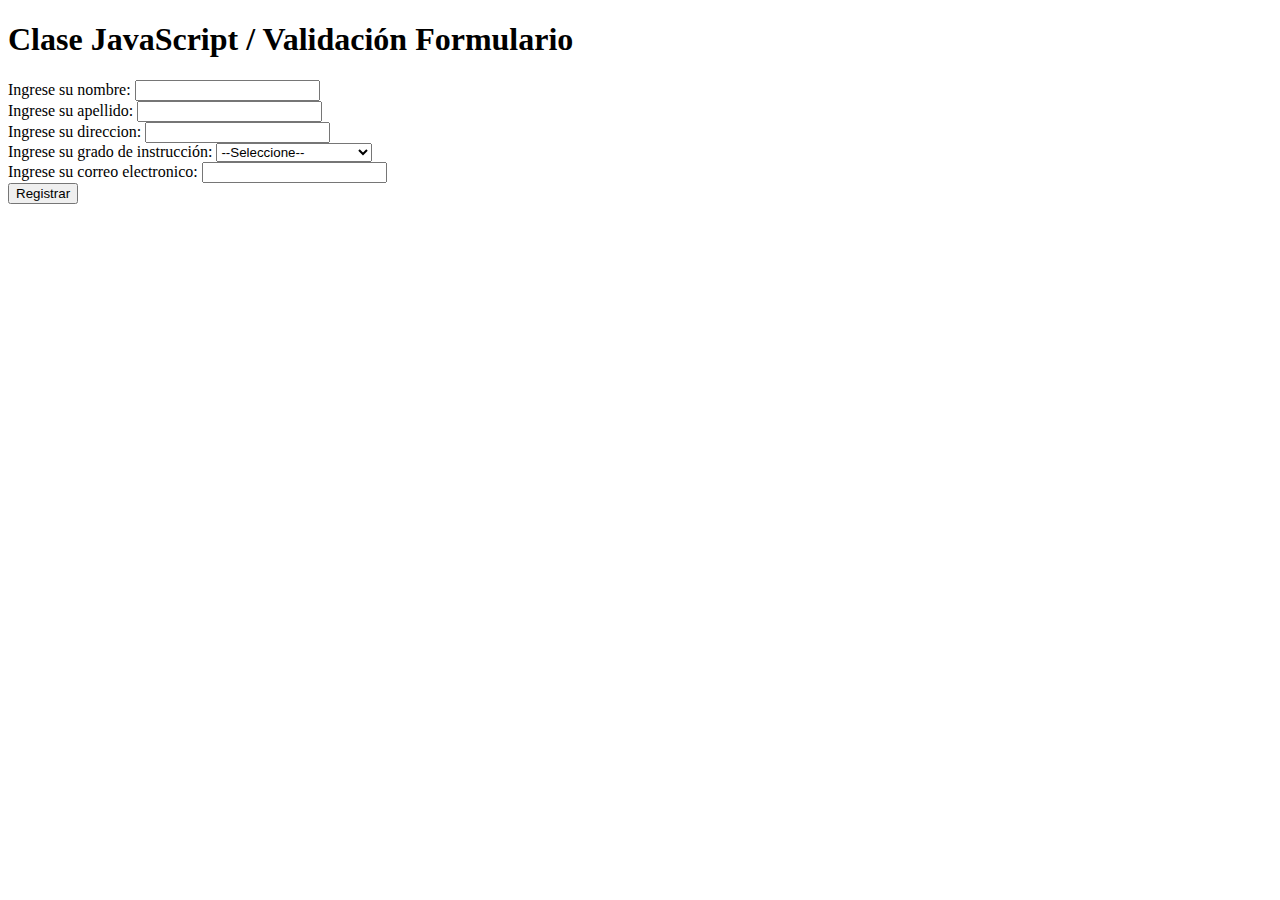
<file: Prácticas/Clase 03/Ejemplo01.html>
<!DOCTYPE html>
<html>

<head>
    <meta charset="UTF-8">
    <title>Clase JavaScript / Validación Formulario</title>
</head>

<body>

    <h1>Clase JavaScript / Validación Formulario</h1>

    <form action="/servicio.php" method="post" onsubmit="return validarFormulario()">

        <label for="txtNombre">Ingrese su nombre:</label>
        <input type="text" id="txtNombre"><br>
        
        <label for="txtApellido">Ingrese su apellido:</label>
        <input type="text" id="txtApellido"><br>
        
        <label for="txtDireccion">Ingrese su direccion:</label>
        <input type="text" id="txtDireccion"><br>
        
        <label for="cboGradoInstruccion">Ingrese su grado de instrucción:</label>
        <select id="cboGradoInstruccion">
            <option value="">--Seleccione--</option>
            <option value="0">Ninguna</option>
            <option value="1">Primaria</option>
            <option value="2">Secundaria</option>
            <option value="3">Estudios técnicos</option>
            <option value="4">Estudios universitarios</option>
            <option value="5">Otros</option>
        </select><br>
        
        <label for="txtCorreo">Ingrese su correo electronico:</label>
        <input type="text" id="txtCorreo"><br>

        <!--Este boton hace el envio del formulario-->
        <input type="submit" value="Registrar" />

    </form>

    <script>

        function validarFormulario() {

            //Capturando los valores ingresados
            let nombre = document.getElementById("txtNombre").value;
            let apellido = document.getElementById("txtApellido").value;
            let direccion = document.getElementById("txtDireccion").value;
            let gradoInstruccion = document.getElementById("cboGradoInstruccion").value;
            let correoElectronico = document.getElementById("txtCorreo").value;

            //Validar el contenido de los campos

            if (nombre == null || nombre.length == 0 || /^\s+$/.test(nombre)) {
                alert("No se ingreso el nombre o se coloco solo espacios en blanco");
                return false;
            }

            if (apellido == null || apellido.length == 0 || /^\s+$/.test(apellido)) {
                alert("No se ingreso el apellido o se coloco solo espacios en blanco");
                return false;
            }

            if (direccion == null || direccion.length == 0 || /^\s+$/.test(direccion)) {
                alert("No se ingreso la direccion o se coloco solo espacios en blanco");
                return false;
            }

            if (gradoInstruccion == null || gradoInstruccion == "") {
                alert("Debe seleccionar un grado de instruccion");
                return false;
            }

            if (!(/^\w+([\.-]?\w+)*@\w+([\.-]?\w+)*(\.\w{2,4})+$/.test(correoElectronico))) {
                alert("Ingrese un correo electronico valido");
                return false;
            }

            ///

            return true;
        }


    </script>

</body>

</html>
</file>
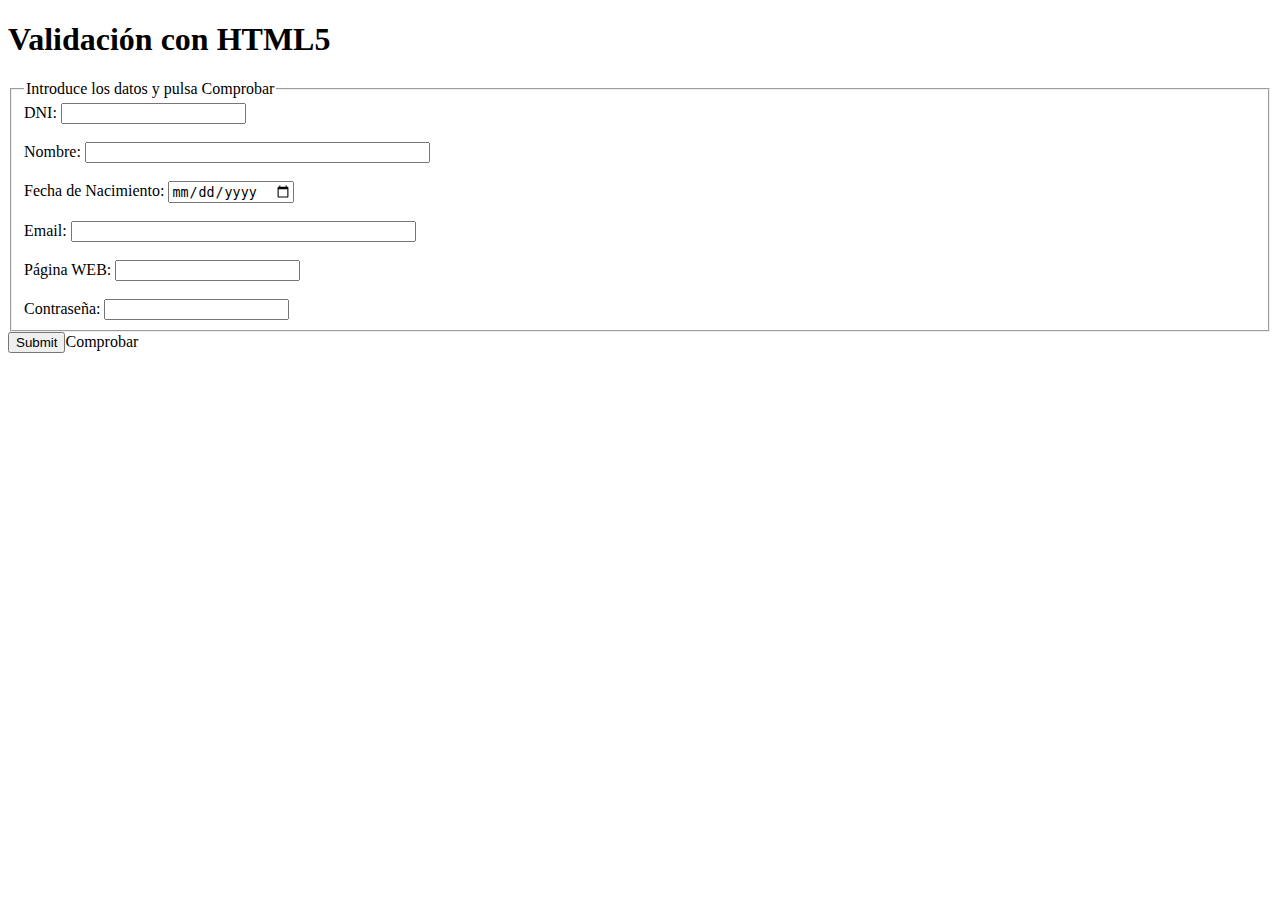
<file: Prácticas/Clase 03/Validación con HTML5.html>
<!DOCTYPE html>
<!--
 @author Raúl Caro Pastorino
 @copyright Copyright © 2017 Raúl Caro Pastorino
 @license https://wwww.gnu.org/licenses/gpl.txt
-->

<!--
↓ INSTRUCCIONES DEL EJERCICIO ↓
Valida el siguiente formulario con atributos de HTML5

    - DNI (99999999)
    - Nombre (Mínimo 1 nombre y 1 apellido, Máximo 2 nombre y 2 apellidos)
    - Fecha de Nacimiento (dd/mm/yyyy)
    - Email (xxxxxx@yyyyy.zzz)
    - WEB (http://www.xxxx.yyy)
    - Contraseña (Entre 8 y 10 carácteres)

Valide también que no puedan dejarse en blanco
-->
<html lang="es">
    <head>
        <meta charset="utf-8">
        <title>Validación con HTML5</title>
        <meta name="author" content="Raúl Caro Pastorino" />
    </head>
    <body>
        <h1>Validación con HTML5</h1>
        <div>
            <form>
                <fieldset>
                    <legend>Introduce los datos y pulsa Comprobar</legend>

                    <label for="dni">DNI:</label>
                    <input id="dni" type="text" name="dni" pattern="^[0-9]{8}$" required />

                    <br /><br />

                    <label for="nombre">Nombre:</label>
                    <input id="nombre" type="text" name="nombre" size="40" maxlength="150" pattern="^[a-zA-Z]+[ ][a-zA-Z]+([ ][a-zA-Z]+){0,2}$" required/>

                    <br /><br />

                    <label for="edad">Fecha de Nacimiento:</label>
                    <input id="edad" type="date" name="edad" required />

                    <br /><br />

                    <label for="email">Email:</label>
                    <input id="email" type="email" name="email" size="40" maxlength="132" pattern="^[a-zA-Z0-9_-]{2,63}@[a-zA-Z0-9]{2,63}[\.][a-z]{2,4}$" required />

                    <br /><br />

                    <label for="sitioweb">Página WEB:</label>
                    <input id="sitioweb" type="url" name="sitioweb" pattern="^(http(s)?:\/\/)+([w]{3}[\.])+[a-z0-9]+[\.][a-z]{2,3}$" />

                    <br /><br />

                    <label for="passwd">Contraseña:</label>
                    <input id="passwd" type="password" name="passwd" pattern="^.{8,10}$" required />
                </fieldset>

                <input type="submit">Comprobar</button>
            </form>
        </div>
    </body>
</html>
</file>
<file: Laboratorio 4/css/styles.css>
html {
    box-sizing: border-box;
    font-size: 62.5%; /* 1 rem = 10px */    
}

*, *:before, *:after {
    box-sizing: inherit;
}

body {
    font-family: Verdana, Geneva, Tahoma, sans-serif;
    font-size: 1.6rem;
    line-height: 2;
}

/*Global*/
a {
    text-decoration: none;
    font-weight: 700;
}

/*Tabla*/
.centrado {
    text-align: center;
}

table {
    margin: 0 auto;
}

th, td {
    border: 1px solid black;
    padding: 8px;
    text-align: left;
}

.foto {
    display: flex;
    align-items: center;
    justify-content: space-between;
}

img {
    width: 13rem;
    height: 15rem;
    vertical-align: middle;
    margin-left: 1rem;
}

/*Confirmación*/
.separacion {
    margin: 0 1rem;
}
</file>
<file: Prácticas/Clase 03/Formulario-validado-JS-master/css/estilo.css>
*{
margin:0;padding:0;
}
body{
background:#C0C0C0;
}
h1{
	font-size: 1.5em;
	text-align: center;
	color:#310430;
}
#contenedor{
background:transparent;
margin:0 auto;
width:96%;
}
#contenedor form fieldset{
border: 2px solid #FA5E1B;
padding:5px;
font-size:20px;
}
#contenedor form{
padding:10px;
margin:10px 30px;
border:thin solid #E9E9E9;
border-radius:20px;
-webkit-border-radius:20px;
-moz-border-radius:20px;
-o-border-radius:20px;
-ms-border-radius:20px;
}
#contenedor form label{
	color:#004040;
	font-size:18px;
}
#contenedor form label:hover{
	color:#171717;
	cursor:pointer;
}
#contenedor form input[type="text"]{
	width:400px;
	height:35px;
	padding-left:5px;
	font-family:Helvetica;
	font-size:16px;
}
#contenedor form textarea{
	resize:none;
	padding:5px;
}
#contenedor form input[type="text"], textarea{
background: #94CFA3;
}

#contenedor form input[type="text"]:focus, #contenedor form textarea:focus{
background: #83CA8E;
outline-color: #008A45;
}
#contenedor form input[type="text"]:active, #contenedor form textarea:active{
background: #6CAEF7;
outline-color: #008A45;
}
#contenedor form .canbio{
transition:all 1s ease-in-out;
-webkit-transition:all 1s ease-in-out;
-moz-transition:all 1s ease-in-out;
-ms-transition:all 1s ease-in-out;
-o-transition:all 1s ease-in-out;
}
#contenedor form button{
background:#FF8000;
border-radius:5px;
color:white;
padding:10px 20px;
border:2px solid white;
}
#contenedor form button:hover
{
	color:black;
	cursor:pointer;
}
footer{
	background: #272727;
	text-align: center;
	padding: 20px 2%;
}
</file>
<file: Prácticas/Clase 03/Validar-Formulario-de-Contacto-con-JavaScript-master/style/index.css>
* {
	margin: 0px;
	padding: 0px;
}

html,body {
	color: #000;
	background-color: #dbdada;
	font-family: Arial, Helvetica, sans-serif;
}

h1 {
	font-weight: bolder;
	text-align: center;
	font-size: 38px;
	margin-top: 12px;
	margin-bottom: 12px;
	text-shadow: 0px 0px 4px #f00;
}

form {
	width: 90%;
	max-width: 100%;
	height: auto;
	margin: 0px auto 12px auto;
	padding: 1%;
}

fieldset {
	width: 40%;
	max-width: 100%;
	height: auto;
	margin: 0px auto;
	padding: 1.5%;
	box-shadow: 0px 0px 8px #f00;
	border: 1px solid #000;
	border-radius: 1em;
	-webkit-border-radius: 1em;
	background-color: #51C3FD;
}

legend {
	color: #f00;
	font-weight: bolder;
	text-align: center;
	font-size: 18px;
	text-shadow: 0px 0px 4px #000;
	font-style: italic;
	text-transform: uppercase;
}

label {
	color: #f00;
	font-weight: bolder;
	display: block;
	text-align: center;
	font-size: 16px;
	text-transform: uppercase;
	margin: 4px auto;
	padding: 0px;
	text-shadow: 0px 0px 4px #000;
}

input[type="text"], textarea {
	width: 360px;
	max-width: 100%;
	height: auto;
	display: block;
	margin: 0px auto;
	padding: 2px;
	font-weight: bolder;
	border: 1px solid #000;
}

textarea {
	resize: none;
}

input[type="submit"], input[type="button"] {
	width: 210px;
	max-width: 100%;
	height: auto;
	display: inline-block;
	margin: 4px 2px;
	text-transform: uppercase;
	cursor: pointer;
	font-size: 12px;
	color: #f00;
	font-weight: bolder;
	padding: 3px;
	text-align: center;
}

a { 
	color: #f00; 
	display: block; 
	width: 120px; 
	cursor: pointer; 
	margin: 20px auto 0px auto; 
	padding: 5px; 
	font-size: 18px; 
	text-align: center; 
	font-weight: bolder; 
	text-decoration: none; 
}

a:hover { 
	text-shadow: 0px 0px 2px #000; 
	text-decoration: underline; 
}

#botones {
	width: 100%;
	max-width: 100%;
	height: auto;
	margin: 2px auto;
	padding: 2px;
	text-align: center;
}

#contenedor {
	width: 99%;
	max-width: 100%;
	height: auto;
	margin: 0px auto;
	padding: 2px;
}

.mensaje_error {
	color: #000;
	display: block;
	font-weight: bolder;
	text-align: center;
	font-size: 14px;
	text-transform: uppercase;
	font-style: italic;
	text-shadow: 0px 0px 4px #f00;
	margin: 6px auto;
}
</file>
<file: Trabajo Parcial/css/styles.css>
:root {
    --fondo1: #131424;
    --fondo2: #212330;
    --fondo3: #292d39;
}

/*Uso global*/
html {
    box-sizing: border-box;
    font-size: 62.5%; /*1rem = 10px*/    
}

*, *:before, *:after {
    box-sizing: inherit;
}

body {
    font-size: 1.6rem;
    line-height: 2;
    background-color: #212330;
}

h1, h2, h3 {
    font-family: 'Cabin', serif;
    font-weight: bold;
    color: white;
}

/*Navegación*/
header,
footer {
    background-color: #14141c;
}

nav {
    display: flex;
    align-items: center;
}

/*Portadas*/
.portada {
    background-image: url(../img/portada1.jpg);
    height: 25rem;
    background-size: cover;
    background-position: center center;
    background-repeat: no-repeat;
}
@media (min-width: 768px) {
    .portada {
        height: 75rem;
    }
}

/*Juegos*/
.fondo-juego {
    background-color: #313443;
}

/*Footer*/
hr {
    border: 2px solid;
    margin: 20px 0;
}

.no-borde {
    border: none!important;
}

/*Imagen Detalles*/
@media screen and (min-width: 768px) {
    .juego img {
        height: 45rem;
        width: 100%;
        object-fit: cover;
    }
}

/*Arreglos*/
.marginB {
    margin-bottom: 2.3rem!important;
}
</file>
